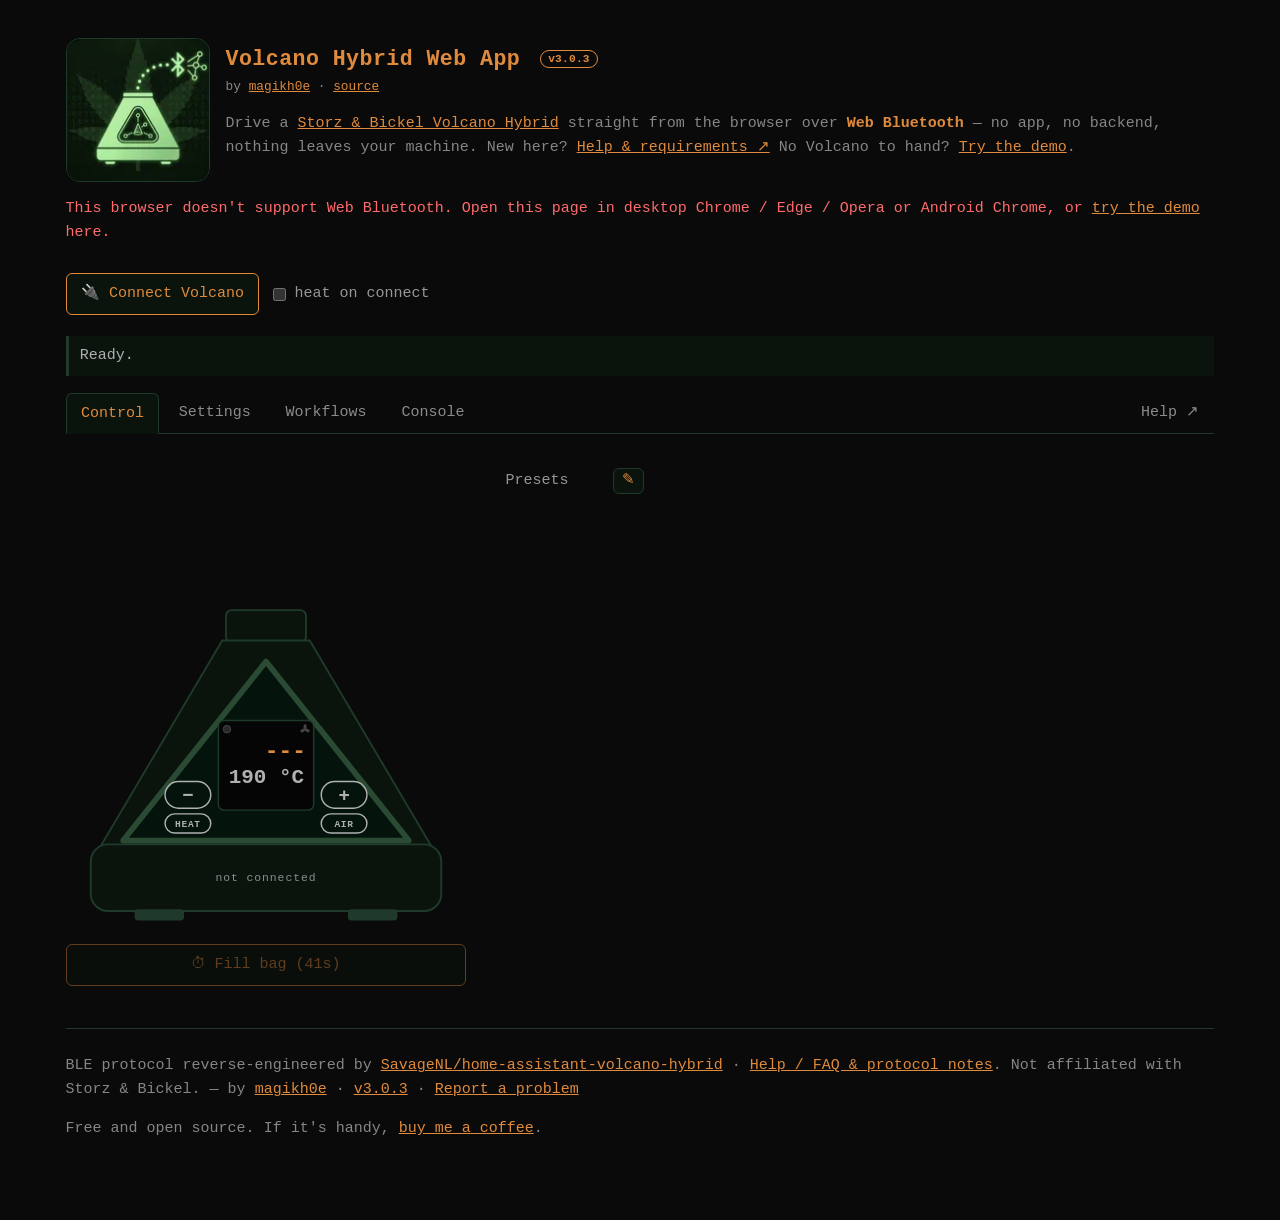
<file: index.html>
<!DOCTYPE html>
<html lang="en">
<head>
<meta charset="utf-8">
<title>Volcano Hybrid Web App — Unofficial Bluetooth Control</title>
<meta name="viewport" content="width=device-width, initial-scale=1">
<meta name="color-scheme" content="dark">
<meta name="description" content="Unofficial web app for the Storz &amp; Bickel Volcano Hybrid: temperature, fan and bag fills over Web Bluetooth, presets and session templates. No install.">
<link rel="canonical" href="https://volcano.magikh0e.com/">
<link rel="icon" href="favicon.ico" sizes="48x48">
<link rel="icon" type="image/png" sizes="32x32" href="assets/favicon-32.png">
<meta property="og:type" content="website">
<meta property="og:site_name" content="Volcano Hybrid Web App">
<meta property="og:title" content="Volcano Hybrid Web App — Unofficial Bluetooth Control">
<meta property="og:description" content="Unofficial web app for the Storz &amp; Bickel Volcano Hybrid: temperature, fan and bag fills over Web Bluetooth, presets and session templates. No install.">
<meta property="og:url" content="https://volcano.magikh0e.com/">
<meta property="og:image" content="https://volcano.magikh0e.com/og.jpg">
<meta property="og:image:width" content="1200">
<meta property="og:image:height" content="630">
<meta property="og:image:alt" content="Volcano Hybrid Web App: the on-screen Volcano filling a bag, with a live temperature graph, beside the title and the demo link">
<meta name="twitter:card" content="summary_large_image">
<meta name="twitter:title" content="Volcano Hybrid Web App — Unofficial Bluetooth Control">
<meta name="twitter:description" content="Unofficial web app for the Storz &amp; Bickel Volcano Hybrid: temperature, fan and bag fills over Web Bluetooth, presets and session templates. No install.">
<meta name="twitter:image" content="https://volcano.magikh0e.com/og.jpg">
<meta name="twitter:image:alt" content="Volcano Hybrid Web App: the on-screen Volcano filling a bag, with a live temperature graph, beside the title and the demo link">
<link rel="stylesheet" href="volcano.css">
<link rel="manifest" href="manifest.webmanifest">
<meta name="theme-color" content="#0a0a0a">
<script data-cfasync="false" src="theme.js"></script>
<script data-cfasync="false" src="version.js"></script>
<link rel="apple-touch-icon" href="assets/apple-touch-icon.png">
<meta name="apple-mobile-web-app-capable" content="yes">
<meta name="apple-mobile-web-app-status-bar-style" content="black-translucent">
<meta name="apple-mobile-web-app-title" content="Volcano">
<script type="application/ld+json">
{
  "@context": "https://schema.org",
  "@type": "WebApplication",
  "name": "Volcano Hybrid Web App",
  "alternateName": "Volcano Hybrid Web Bluetooth Control",
  "url": "https://volcano.magikh0e.com/",
  "description": "Control a Storz & Bickel Volcano Hybrid from your browser over Web Bluetooth — temperature, heat, fan, presets, bag fill, scripted workflows, and device settings. No app, no backend.",
  "applicationCategory": "UtilitiesApplication",
  "operatingSystem": "Chromium: desktop Chrome/Edge/Opera, or Android Chrome",
  "browserRequirements": "Requires Web Bluetooth and a secure (HTTPS) context",
  "isAccessibleForFree": true,
  "offers": { "@type": "Offer", "price": "0", "priceCurrency": "USD" },
  "license": "https://www.gnu.org/licenses/gpl-3.0.html",
  "image": "https://volcano.magikh0e.com/og.jpg",
  "logo": "https://volcano.magikh0e.com/assets/icon-512.png",
  "screenshot": "https://volcano.magikh0e.com/assets/screenshots/session-wide.png",
  "author": { "@type": "Person", "name": "magikh0e", "url": "https://magikh0e.pl/" }
}
</script>
</head>
<body>

<header class="site-head">
<img class="logo" src="logo-144.webp" srcset="logo-144.webp 1x, logo-288.webp 2x, logo.webp 3x" width="144" height="144" alt="Volcano Hybrid Web App logo">
<div class="site-head-text">
<h1>Volcano Hybrid Web App <a class="v-verbadge" data-app-version href="https://github.com/magikh0e/volcano-hybrid-control/blob/main/CHANGELOG.md" rel="noopener">changelog</a></h1>
<p class="v-tagline">by <a href="https://magikh0e.pl/" rel="noopener">magikh0e</a> &middot; <a href="https://github.com/magikh0e/volcano-hybrid-control" rel="noopener">source</a></p>
<p class="sub">Drive a <a href="https://www.storz-bickel.com/" rel="noopener">Storz &amp; Bickel Volcano Hybrid</a>
straight from the browser over <strong class="term">Web Bluetooth</strong> &mdash; no app, no backend,
nothing leaves your machine. New here? <a href="help.html" target="_blank" rel="noopener">Help &amp; requirements &#8599;</a><span class="v-trydemo">
No Volcano to hand? <a href="?demo">Try the demo</a>.</span></p>
</div>
</header>

<p id="v-unsupported" class="v-note" hidden>This browser doesn't support Web Bluetooth. Open this page in
desktop Chrome / Edge / Opera or Android Chrome, or <a href="?demo">try the demo</a> here.</p>

<div id="v-panel">

  <!-- persistent: connect + live status across all tabs -->
  <div class="v-row v-appbar">
    <button id="v-connect" class="v-btn wide" type="button">&#128268; Connect Volcano</button>
    <button id="v-reconnect" class="v-btn" type="button" hidden>&#8635; Reconnect</button>
    <button id="v-disconnect" class="v-btn" type="button" hidden>Disconnect</button>
    <label class="v-check"><input type="checkbox" id="v-autoheat"> heat on connect</label>
  </div>

  <p id="v-error" class="v-error" role="alert" hidden></p>
  <div id="v-status" aria-live="polite">Ready.</div>
  <p class="v-session-line"><span class="v-session-label">Session</span> <span id="v-session">&mdash;</span></p>

  <nav class="v-tabs" aria-label="Sections">
    <div class="v-tablist" role="tablist">
    <button class="v-tab" type="button" data-tab="control" role="tab" id="tab-control" aria-controls="panel-control" aria-selected="true">Control</button>
    <button class="v-tab" type="button" data-tab="settings" role="tab" id="tab-settings" aria-controls="panel-settings" aria-selected="false">Settings</button>
    <button class="v-tab" type="button" data-tab="workflows" role="tab" id="tab-workflows" aria-controls="panel-workflows" aria-selected="false">Workflows</button>
    <button class="v-tab" type="button" data-tab="console" role="tab" id="tab-console" aria-controls="panel-console" aria-selected="false">Console</button>
    </div>
    <a class="v-tab v-tab-link" href="help.html" target="_blank" rel="noopener">Help &#8599;</a>
  </nav>

  <!-- ===== Control ===== -->
  <!-- The Volcano drawing: top of the Control tab on narrow screens; a sticky
       left column on every tab on wide ones (volcano.css). -->
  <aside class="v-side" id="v-side" aria-label="Volcano">
  <div class="v-device">
    <svg class="vd" id="v-dev-svg" viewBox="0 -150 420 502" role="group" aria-label="Volcano control panel">
      <g class="vd-bag" aria-hidden="true">
        <path class="vd-bag-skin" d="M203 -4 C 150 -24 118 -84 148 -122 C 172 -150 248 -150 272 -122 C 302 -84 270 -24 217 -4 Z"/>
        <rect class="vd-valve" x="197" y="-8" width="26" height="24" rx="4"/>
        <g class="vd-puffs vd-puffs-bag"><circle cx="204" cy="-14" r="4"/><circle cx="214" cy="-14" r="5"/><circle cx="209" cy="-14" r="3.5"/></g>
      </g>
      <g class="vd-whip" aria-hidden="true">
        <path class="vd-hose" d="M210 4 C 214 -60 300 -40 330 -112"/>
        <path class="vd-hose-core" d="M210 4 C 214 -60 300 -40 330 -112"/>
        <rect class="vd-mouth" x="318" y="-138" width="22" height="30" rx="6" transform="rotate(32 329 -123)"/>
        <g class="vd-puffs vd-puffs-whip"><circle r="4"/><circle r="4"/><circle r="4"/></g>
      </g>
      <rect class="vd-body" x="168" y="16" width="84" height="34" rx="6"/>
      <path class="vd-body" d="M164 48 H256 L386 268 H34 Z"/>
      <rect class="vd-base" x="26" y="262" width="368" height="70" rx="18"/>
      <rect class="vd-foot" x="72" y="330" width="52" height="12" rx="4"/>
      <rect class="vd-foot" x="296" y="330" width="52" height="12" rx="4"/>
      <path class="vd-panel" d="M210 70 L360 258 H60 Z"/>
      <g class="vd-screenbtn" id="v-dev-screen" role="button" tabindex="0" aria-label="Type an exact target temperature">
        <rect class="vd-screen" x="160" y="132" width="100" height="94" rx="6"/>
        <circle class="vd-heatdot" id="v-dev-heatdot" cx="169" cy="141" r="4"/>
        <g class="vd-fanicon" id="v-dev-fanicon" transform="translate(251 141)">
          <g class="vd-fanblades">
            <ellipse cx="0" cy="-2.7" rx="1.7" ry="2.7"/>
            <ellipse cx="0" cy="-2.7" rx="1.7" ry="2.7" transform="rotate(120)"/>
            <ellipse cx="0" cy="-2.7" rx="1.7" ry="2.7" transform="rotate(240)"/>
          </g>
          <circle r="1"/>
        </g>
        <text class="vd-cur" id="v-cur" x="252" y="170" text-anchor="end">---</text>
        <text class="vd-set" id="v-set" x="250" y="198" text-anchor="end">190 &#176;C</text>
        <text class="vd-step" id="v-dev-step" x="210" y="218" text-anchor="middle"></text>
      </g>
      <g class="vd-btn" id="v-dev-minus" role="button" tabindex="0" aria-keyshortcuts="-" aria-label="Lower target">
        <rect x="104" y="196" width="48" height="28" rx="14"/><text x="128" y="216" text-anchor="middle">&#8722;</text>
      </g>
      <g class="vd-btn vd-small" id="v-dev-heat" role="button" tabindex="0" aria-keyshortcuts="H" aria-pressed="false" aria-label="HEAT (heater)">
        <rect x="104" y="230" width="48" height="20" rx="10"/><text x="128" y="244" text-anchor="middle">HEAT</text>
      </g>
      <g class="vd-btn" id="v-dev-plus" role="button" tabindex="0" aria-keyshortcuts="+" aria-label="Raise target">
        <rect x="268" y="196" width="48" height="28" rx="14"/><text x="292" y="216" text-anchor="middle">+</text>
      </g>
      <g class="vd-btn vd-small" id="v-dev-air" role="button" tabindex="0" aria-keyshortcuts="A" aria-pressed="false" aria-label="AIR (fan)">
        <rect x="268" y="230" width="48" height="20" rx="10"/><text x="292" y="244" text-anchor="middle">AIR</text>
      </g>
      <text class="vd-state" id="v-dev-state" x="210" y="300" text-anchor="middle">not connected</text>
    </svg>
    <div class="v-dev-run" id="v-dev-run"><!-- profile picker, rendered by volcano-ble.js --></div>
    <button id="v-fill" class="v-btn v-dev-fill" type="button" disabled aria-keyshortcuts="F">&#9201; Fill bag (41s)</button>
    <figure class="v-graph" id="v-graph" hidden>
      <div class="v-graph-plot">
        <svg id="v-graph-svg" viewBox="0 0 300 80" preserveAspectRatio="none" role="img" aria-label="Temperature graph"></svg>
        <span class="v-graph-hi" id="v-graph-hi" aria-hidden="true"></span>
        <span class="v-graph-lo" id="v-graph-lo" aria-hidden="true"></span>
      </div>
      <figcaption class="v-graph-cap" id="v-graph-cap"></figcaption>
    </figure>
  </div>
  </aside>

  <section class="v-tabpanel" data-tab="control" role="tabpanel" id="panel-control" aria-labelledby="tab-control">

    <div class="v-row v-presets-row">
      <span class="v-rowlabel">Presets</span>
      <div class="v-presets" id="v-presets"><!-- rendered from saved presets by volcano-ble.js --></div>
      <button id="v-preset-edit" class="v-mini" type="button" aria-pressed="false" title="Edit presets" aria-label="Edit presets">&#9998;</button>
    </div>

    <div class="v-preset-editor" id="v-preset-editor" hidden>
      <p class="v-preset-help">Presets are your one-tap temperature shortcuts, saved in this browser. Tap a chip above to remove it, or add your own below, with an optional label such as &ldquo;Terps&rdquo;. To name an existing preset, add its temperature again with a label.</p>
      <div class="v-row">
        <span class="v-rowlabel">Add</span>
        <input id="v-preset-add-in" class="v-num" type="number" min="40" max="230" step="1" inputmode="numeric" aria-label="New preset temperature in Celsius" placeholder="195">
        <span class="v-unit" id="v-preset-unit">&deg;C</span>
        <input id="v-preset-add-label" class="v-preset-label" type="text" maxlength="16" placeholder="Label (optional)" aria-label="Preset label (optional)">
        <button id="v-preset-add" class="v-btn" type="button">+ Add</button>
        <button id="v-preset-reset" class="v-btn" type="button">Reset</button>
      </div>
      <p class="v-preset-help"><strong>Reset</strong> restores the defaults &mdash; the <em>Vapesuvius</em> ladder that steps 179&rarr;230&nbsp;&deg;C through a full-spectrum session.</p>
    </div>

  </section>

  <!-- ===== Settings ===== -->
  <section class="v-tabpanel" data-tab="settings" role="tabpanel" id="panel-settings" aria-labelledby="tab-settings" hidden>
    <h2 class="v-subhead">Device</h2>
    <pre id="v-device">Connect to read serial number, firmware versions, and hours of operation.</pre>

    <h2 class="v-subhead">Options</h2>
    <div id="v-settings" class="v-panel">
      <div class="v-row">
        <span class="v-rowlabel">Auto-off</span>
        <input id="v-shutoff-in" class="v-num" type="number" min="1" max="480" step="1" inputmode="numeric" aria-label="Auto-off minutes" disabled>
        <span class="v-unit">min</span>
        <button id="v-shutoff-set" class="v-btn" type="button" disabled>Set</button>
        <span class="v-hint" id="v-shutoff-cur"></span>
      </div>
      <div class="v-row">
        <span class="v-rowlabel">LED Brightness %</span>
        <input id="v-led-in" class="v-num" type="number" min="0" max="100" step="1" inputmode="numeric" aria-label="LED brightness percent (0-100)" disabled>
        <button id="v-led-set" class="v-btn" type="button" disabled>Set</button>
        <span class="v-hint" id="v-led-cur"></span>
      </div>
      <div class="v-row">
        <span class="v-rowlabel">Device units</span>
        <div class="v-seg" id="v-units" role="group" aria-label="Temperature units shown on the device">
          <button class="v-segbtn" type="button" data-unit="C" aria-pressed="false" disabled>&deg;C</button>
          <button class="v-segbtn" type="button" data-unit="F" aria-pressed="false" disabled>&deg;F</button>
        </div>
        <span class="v-hint" id="v-units-cur"></span>
      </div>
      <div class="v-row">
        <label class="v-check"><input type="checkbox" id="v-cooldisp" disabled> Show temperature while cooling</label>
      </div>
      <div class="v-row">
        <label class="v-check"><input type="checkbox" id="v-vibrate" disabled> Vibration alert (buzz on target reached)</label>
      </div>
      <p class="v-hint">These options change the Volcano itself.</p>

      <h2 class="v-subhead">App</h2>
      <div class="v-row">
        <span class="v-rowlabel">Theme</span>
        <div class="v-themes" id="v-themes" role="group" aria-label="Colour theme"></div>
      </div>
      <div class="v-row">
        <span class="v-rowlabel">App units</span>
        <div class="v-seg" id="v-appunits" role="group" aria-label="Temperature units shown in this app">
          <button class="v-segbtn" type="button" data-unit="C" aria-pressed="true">&deg;C</button>
          <button class="v-segbtn" type="button" data-unit="F" aria-pressed="false">&deg;F</button>
        </div>
        <span class="v-hint">Current, target, presets and progress. Saved in this browser.</span>
      </div>
      <div class="v-row">
        <span class="v-rowlabel">Install</span>
        <button id="v-install" class="v-btn" type="button" hidden>&#10515; Install app</button>
        <span class="v-hint" id="v-install-note">Your browser's menu can install this as an app (Install app / Add to Home Screen).</span>
      </div>
      <p class="v-hint">App settings are saved in this browser and don't change the Volcano. It always works in &deg;C.</p>
    </div>
  </section>

  <!-- ===== Workflows ===== -->
  <section class="v-tabpanel" data-tab="workflows" role="tabpanel" id="panel-workflows" aria-labelledby="tab-workflows" hidden>
    <p class="v-hint">Script your own heat / fan / wait sequences &mdash; saved in this browser, run over the live connection. The action model is inspired by <a href="https://github.com/ImACoderImACoderImACoder/onyx" target="_blank" rel="noopener">Project Onyx</a>; see <a href="help.html" target="_blank" rel="noopener">Help</a> for how each action works.</p>
    <div id="v-workflows"></div>
  </section>

  <!-- ===== Console ===== -->
  <section class="v-tabpanel" data-tab="console" role="tabpanel" id="panel-console" aria-labelledby="tab-console" hidden>
    <p class="v-hint">A command line for the Volcano. Type <code>help</code>. Chain commands with <code>;</code> to run a sequence, or <code>run &lt;name&gt;</code> a saved workflow.</p>
    <div class="v-term" id="v-term">
      <div class="v-term-out" id="v-term-out"></div>
      <form class="v-term-form" id="v-term-form" autocomplete="off">
        <span class="v-term-prompt">volcano&nbsp;$</span>
        <input class="v-term-in" id="v-term-in" type="text" autocomplete="off" autocapitalize="off" autocorrect="off" spellcheck="false" aria-label="command input">
      </form>
    </div>
  </section>

</div>

<hr>

<footer>
  <p class="sub">BLE protocol reverse-engineered by
  <a href="https://github.com/SavageNL/home-assistant-volcano-hybrid" rel="noopener">SavageNL/home-assistant-volcano-hybrid</a> &middot;
  <a href="help.html" target="_blank" rel="noopener">Help / FAQ &amp; protocol notes</a>.
  Not affiliated with Storz &amp; Bickel. &mdash; by <a href="https://magikh0e.pl/" rel="noopener">magikh0e</a>
  &middot; <a id="v-version" data-app-version href="https://github.com/magikh0e/volcano-hybrid-control/blob/main/CHANGELOG.md" rel="noopener">Changelog</a>
  &middot; <a data-report-link href="https://github.com/magikh0e/volcano-hybrid-control/issues/new/choose" target="_blank" rel="noopener">Report a problem</a></p>
  <p class="sub">Free and open source. If it's handy, <a href="https://buymeacoffee.com/magikh0e" rel="noopener">buy me a coffee</a>.</p>
</footer>

<script data-cfasync="false" src="volcano-ble.js" defer></script>
<script data-cfasync="false" src="console.js" defer></script>
<script data-cfasync="false" src="pwa.js" defer></script>
<script data-cfasync="false" src="tabs.js" defer></script>
<script data-cfasync="false" src="greeting.js" defer></script>
</body>
</html>
</file>
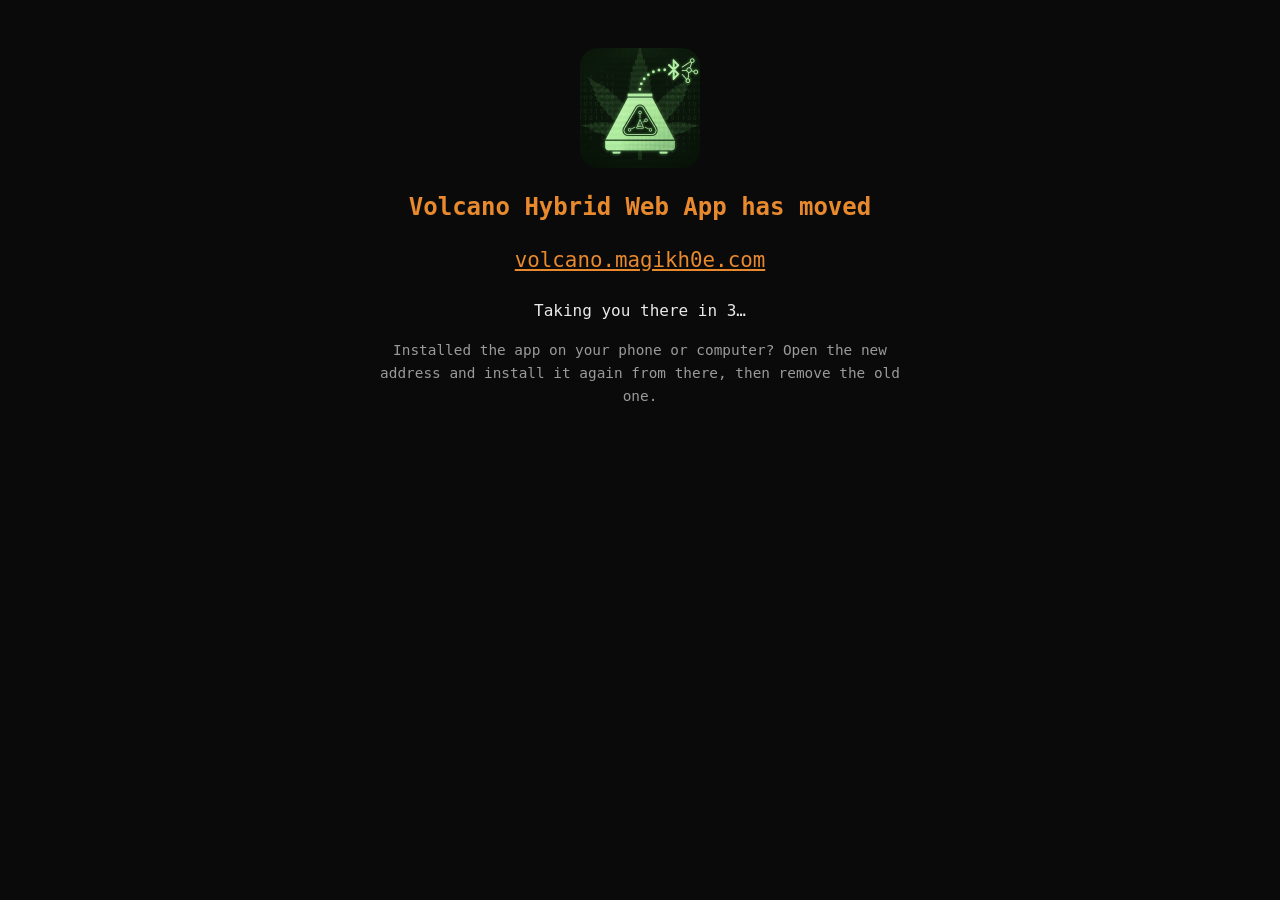
<file: deploy/pl-moved/index.html>
<!doctype html>
<html lang="en">
<head>
<meta charset="utf-8">
<meta name="viewport" content="width=device-width, initial-scale=1">
<title>Volcano Hybrid Web App has moved</title>
<meta name="robots" content="noindex">
<link rel="canonical" href="https://volcano.magikh0e.com/">
<link rel="icon" type="image/png" href="assets/favicon-32.png">
<link rel="stylesheet" href="moved.css">
<script data-cfasync="false" src="moved.js" defer></script>
</head>
<body>
<main>
  <img src="logo.webp" width="120" height="120" alt="">
  <h1>Volcano Hybrid Web App has moved</h1>
  <p class="new"><a id="go" href="https://volcano.magikh0e.com/">volcano.magikh0e.com</a></p>
  <p id="carry" hidden>Your saved workflows, history and settings come along; the new address asks before adding them.</p>
  <p id="countdown">Taking you there…</p>
  <p class="small">Installed the app on your phone or computer? Open the new address and install it again from there, then remove the old one.</p>
</main>
</body>
</html>
</file>
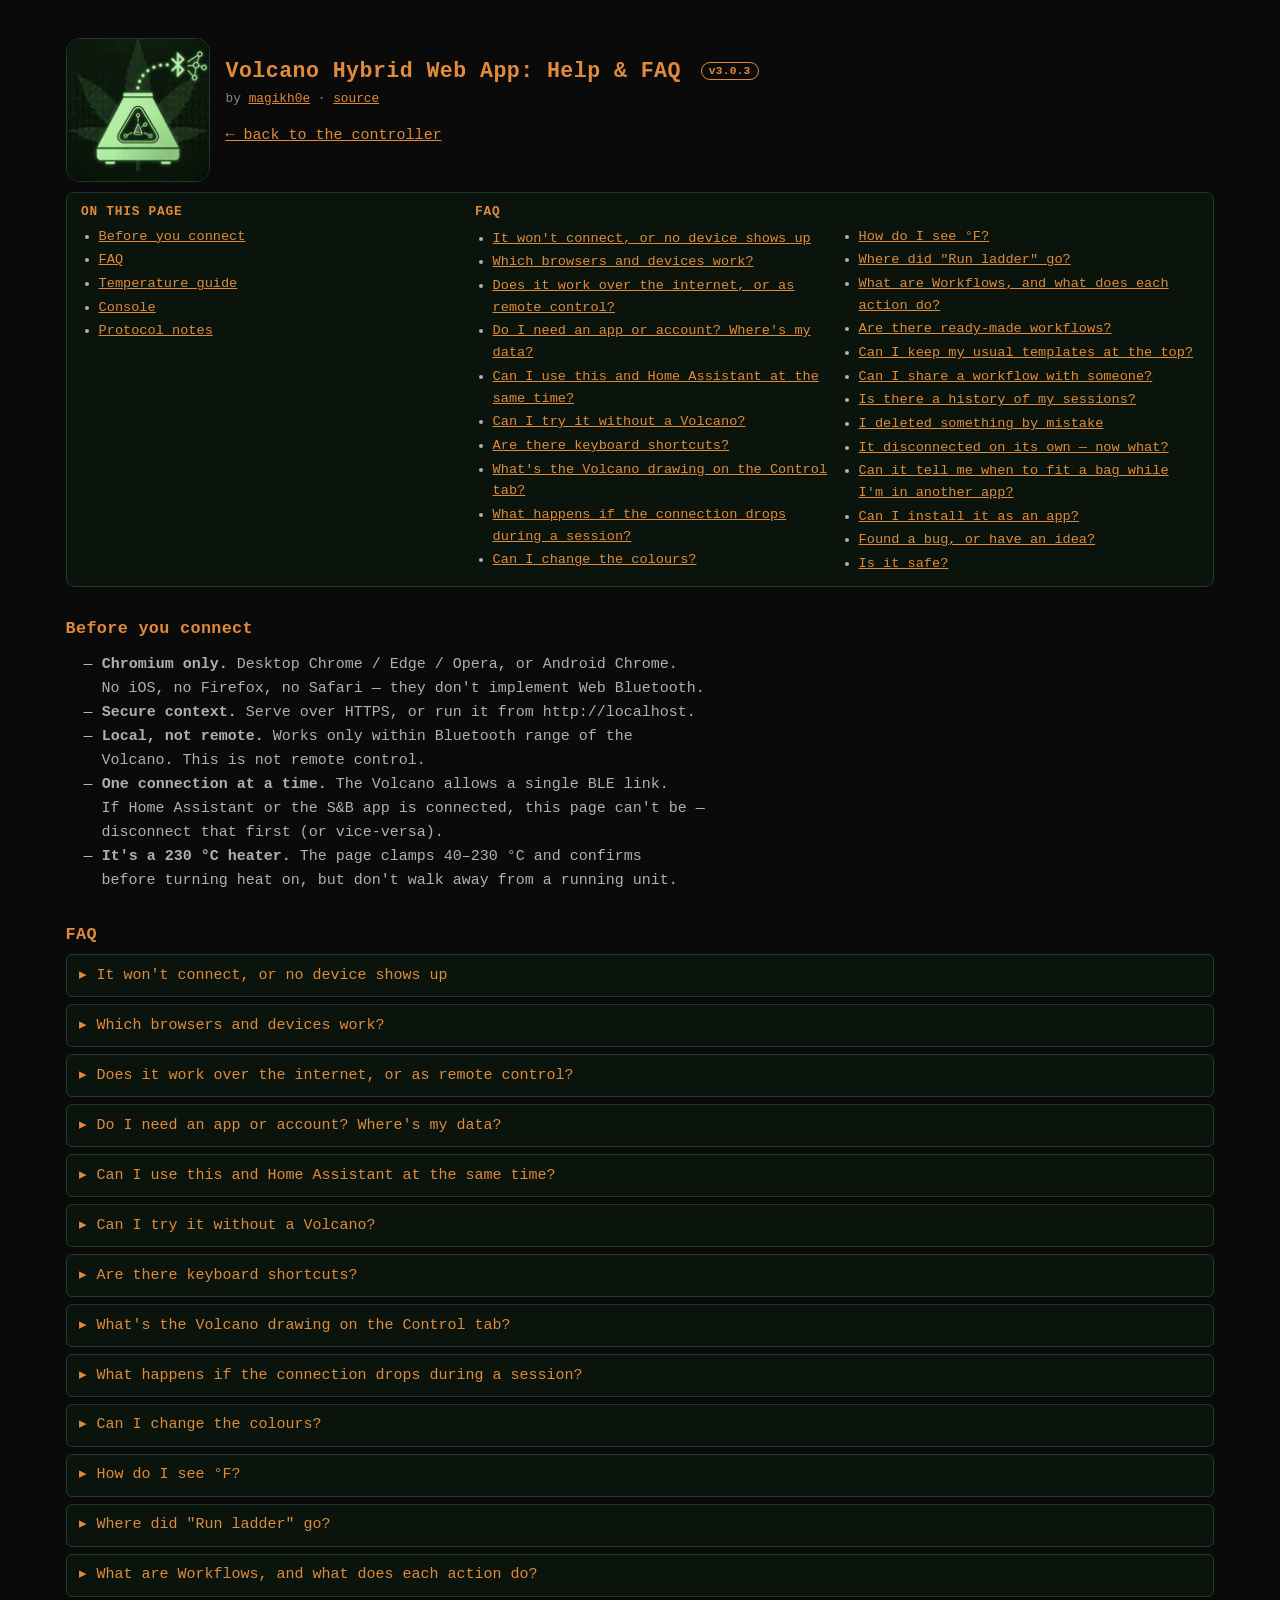
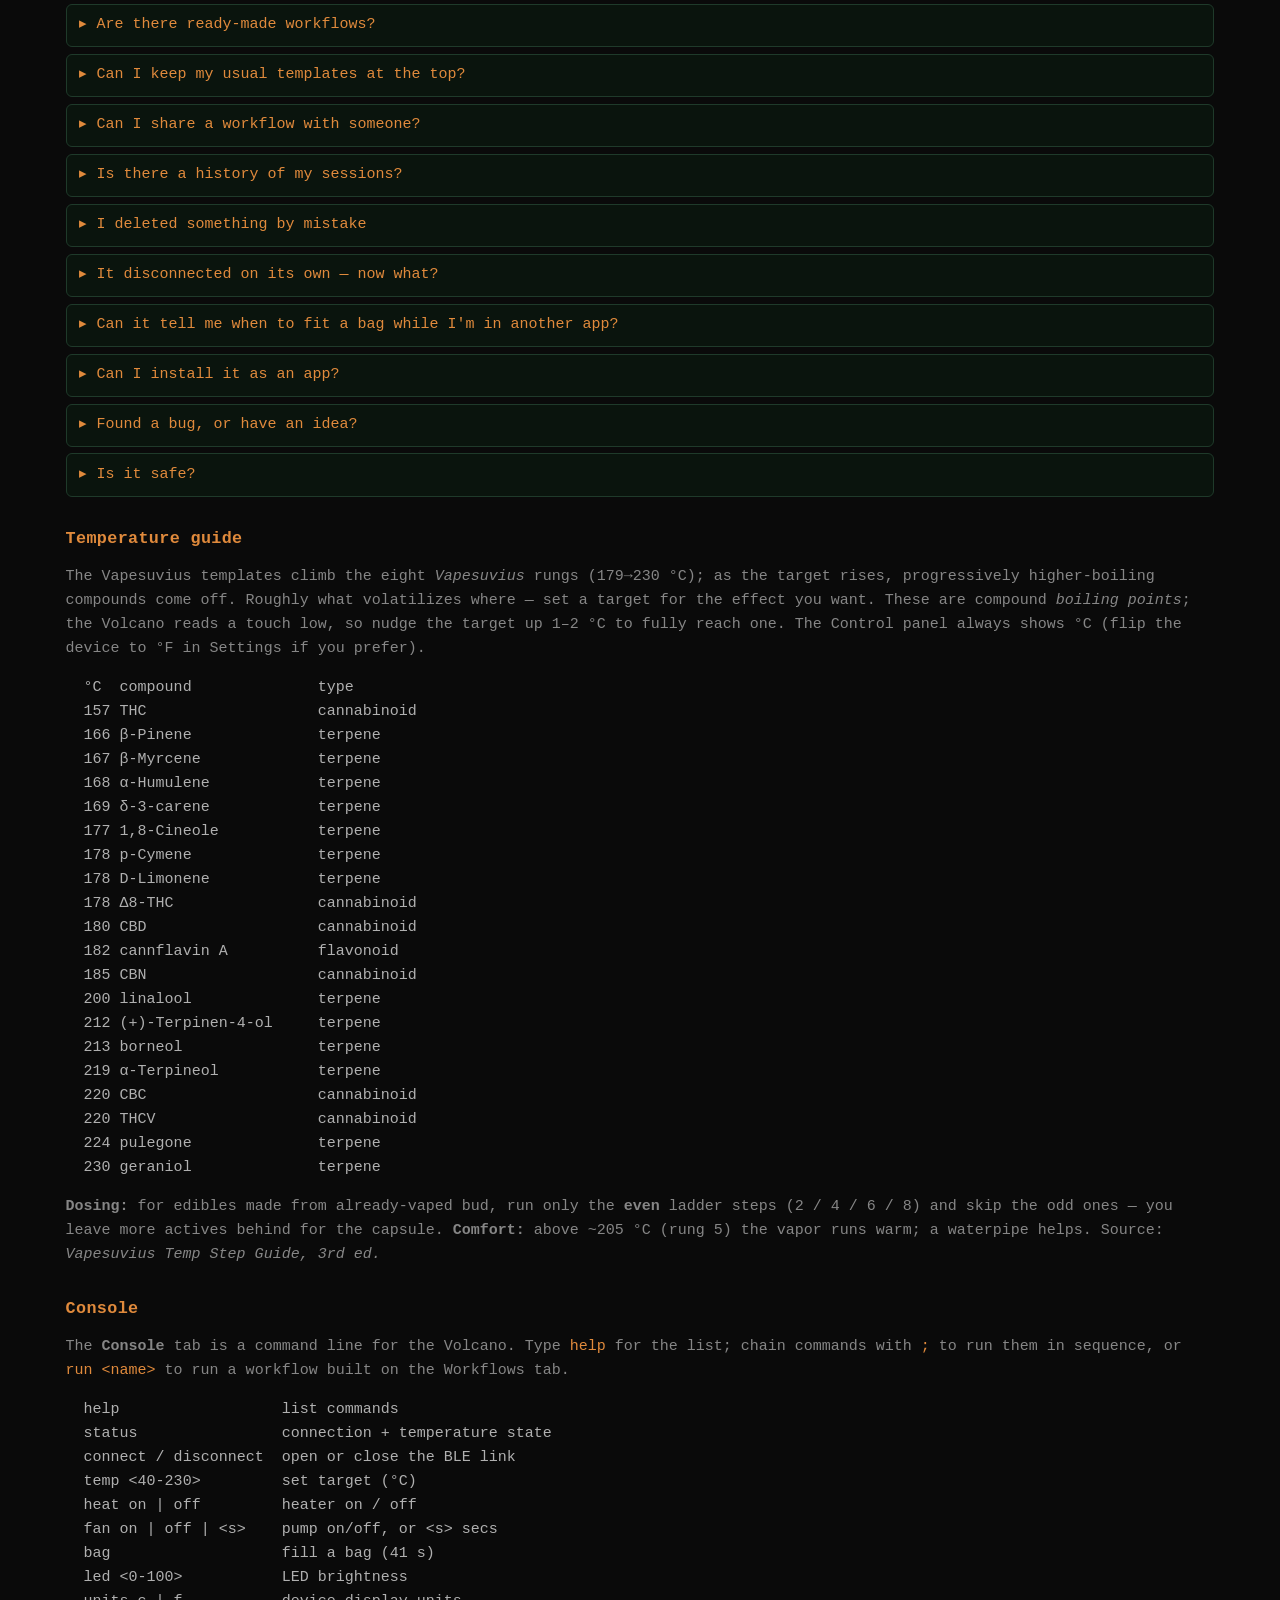
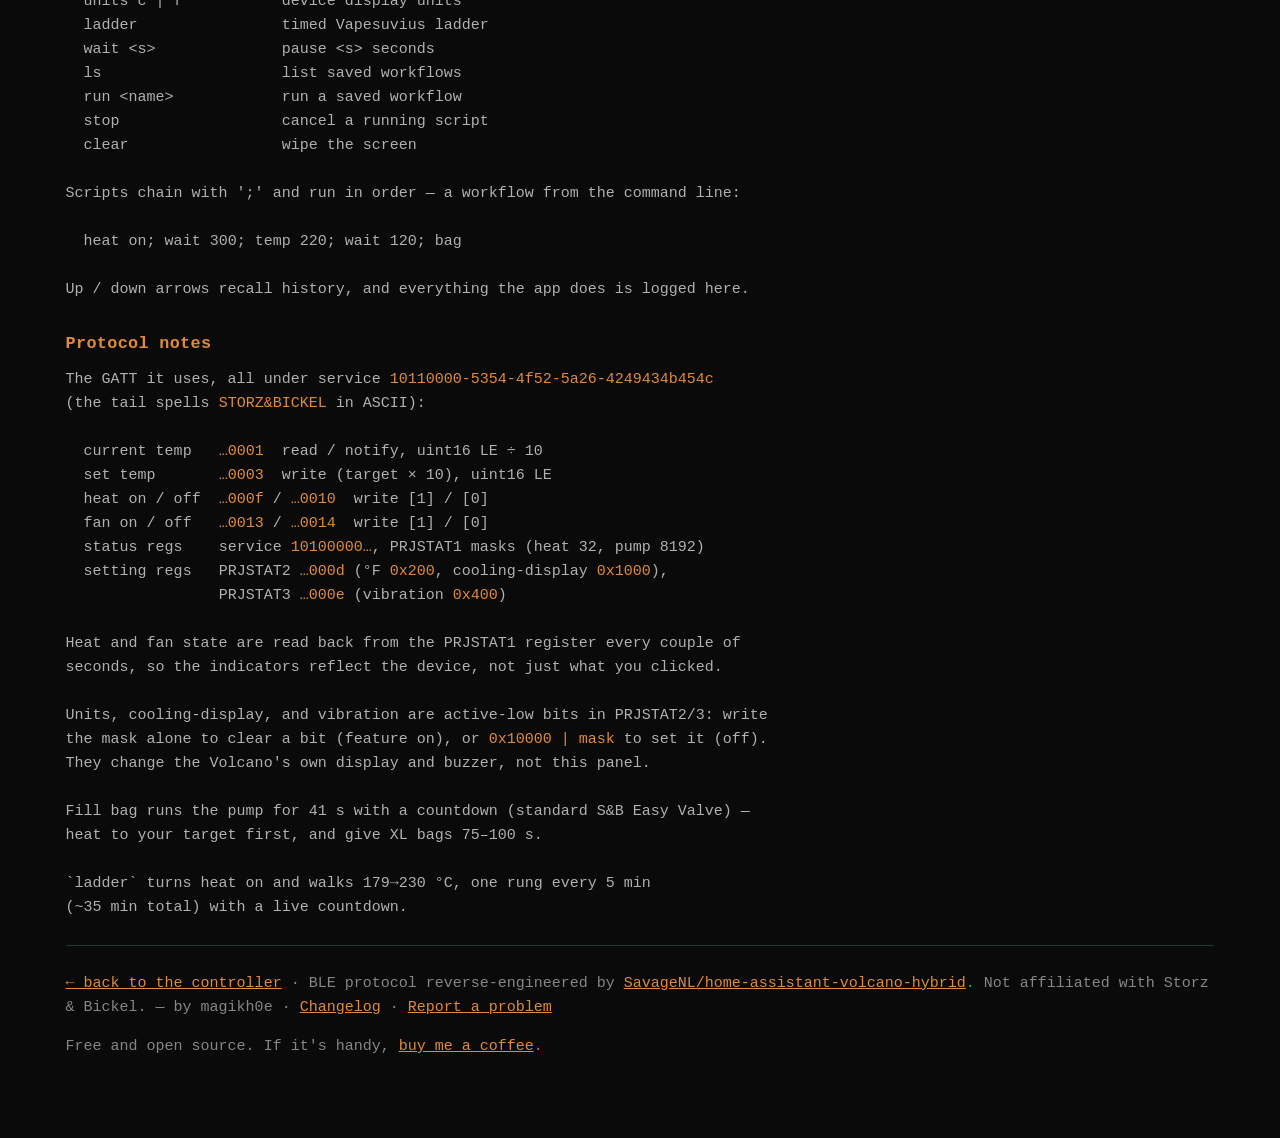
<file: help.html>
<!DOCTYPE html>
<html lang="en">
<head>
<meta charset="utf-8">
<title>Volcano Hybrid Help, Temperature Guide &amp; Session Templates</title>
<meta name="viewport" content="width=device-width, initial-scale=1">
<meta name="color-scheme" content="dark">
<meta name="description" content="Volcano Hybrid web app help: requirements, FAQ, a boiling-point temperature guide, bag and whip session templates, and console commands.">
<link rel="canonical" href="https://volcano.magikh0e.com/help.html">
<link rel="icon" href="favicon.ico" sizes="48x48">
<link rel="icon" type="image/png" sizes="32x32" href="assets/favicon-32.png">
<meta property="og:type" content="website">
<meta property="og:site_name" content="Volcano Hybrid Web App">
<meta property="og:title" content="Volcano Hybrid Help, Temperature Guide & Session Templates">
<meta property="og:description" content="Volcano Hybrid web app help: requirements, FAQ, a boiling-point temperature guide, bag and whip session templates, and console commands.">
<meta property="og:url" content="https://volcano.magikh0e.com/help.html">
<meta property="og:image" content="https://volcano.magikh0e.com/og.jpg">
<meta property="og:image:width" content="1200">
<meta property="og:image:height" content="630">
<meta property="og:image:alt" content="Volcano Hybrid Web App: the on-screen Volcano filling a bag, with a live temperature graph, beside the title and the demo link">
<meta name="twitter:card" content="summary_large_image">
<meta name="twitter:title" content="Volcano Hybrid Help, Temperature Guide & Session Templates">
<meta name="twitter:description" content="Volcano Hybrid web app help: requirements, FAQ, a boiling-point temperature guide, bag and whip session templates, and console commands.">
<meta name="twitter:image" content="https://volcano.magikh0e.com/og.jpg">
<meta name="twitter:image:alt" content="Volcano Hybrid Web App: the on-screen Volcano filling a bag, with a live temperature graph, beside the title and the demo link">
<link rel="stylesheet" href="volcano.css">
<meta name="theme-color" content="#0a0a0a">
<script data-cfasync="false" src="theme.js"></script>
<script data-cfasync="false" src="version.js"></script>
<script data-cfasync="false" src="help.js" defer></script>
<script data-cfasync="false" src="greeting.js" defer></script>
<link rel="apple-touch-icon" href="assets/apple-touch-icon.png">
</head>
<body>

<header class="site-head">
<img class="logo" src="logo-144.webp" srcset="logo-144.webp 1x, logo-288.webp 2x, logo.webp 3x" width="144" height="144" alt="Volcano Hybrid Web App logo">
<div class="site-head-text">
<h1>Volcano Hybrid Web App: Help &amp; FAQ <a class="v-verbadge" data-app-version href="https://github.com/magikh0e/volcano-hybrid-control/blob/main/CHANGELOG.md" rel="noopener">changelog</a></h1>
<p class="v-tagline">by <a href="https://magikh0e.pl/" rel="noopener">magikh0e</a> &middot; <a href="https://github.com/magikh0e/volcano-hybrid-control" rel="noopener">source</a></p>
<p class="sub"><a href="./">&larr; back to the controller</a></p>
</div>
</header>

<nav class="v-toc" aria-label="On this page">
  <div>
    <h2 class="v-toc-h">On this page</h2>
    <ul>
      <li><a href="#before-you-connect">Before you connect</a></li>
      <li><a href="#faq">FAQ</a></li>
      <li><a href="#temperature-guide">Temperature guide</a></li>
      <li><a href="#console">Console</a></li>
      <li><a href="#protocol-notes">Protocol notes</a></li>
    </ul>
  </div>
  <div>
    <h2 class="v-toc-h">FAQ</h2>
    <ul class="v-toc-faq">
      <li><a href="#faq-it-won-t-connect-or-no-device-shows-up">It won't connect, or no device shows up</a></li>
      <li><a href="#faq-which-browsers-and-devices-work">Which browsers and devices work?</a></li>
      <li><a href="#faq-does-it-work-over-the-internet-or-as-remote-cont">Does it work over the internet, or as remote control?</a></li>
      <li><a href="#faq-do-i-need-an-app-or-account-where-s-my-data">Do I need an app or account? Where's my data?</a></li>
      <li><a href="#faq-can-i-use-this-and-home-assistant-at-the-same-ti">Can I use this and Home Assistant at the same time?</a></li>
      <li><a href="#faq-can-i-try-it-without-a-volcano">Can I try it without a Volcano?</a></li>
      <li><a href="#faq-are-there-keyboard-shortcuts">Are there keyboard shortcuts?</a></li>
      <li><a href="#faq-what-s-the-volcano-drawing-on-the-control-tab">What's the Volcano drawing on the Control tab?</a></li>
      <li><a href="#faq-what-happens-if-the-connection-drops-during-a-se">What happens if the connection drops during a session?</a></li>
      <li><a href="#faq-can-i-change-the-colours">Can I change the colours?</a></li>
      <li><a href="#faq-how-do-i-see-f">How do I see &deg;F?</a></li>
      <li><a href="#faq-where-did-run-ladder-go">Where did "Run ladder" go?</a></li>
      <li><a href="#faq-what-are-workflows-and-what-does-each-action-do">What are Workflows, and what does each action do?</a></li>
      <li><a href="#faq-are-there-ready-made-workflows">Are there ready-made workflows?</a></li>
      <li><a href="#faq-can-i-keep-my-usual-templates-at-the-top">Can I keep my usual templates at the top?</a></li>
      <li><a href="#faq-can-i-share-a-workflow-with-someone">Can I share a workflow with someone?</a></li>
      <li><a href="#faq-is-there-a-history-of-my-sessions">Is there a history of my sessions?</a></li>
      <li><a href="#faq-i-deleted-something-by-mistake">I deleted something by mistake</a></li>
      <li><a href="#faq-it-disconnected-on-its-own-now-what">It disconnected on its own &mdash; now what?</a></li>
      <li><a href="#faq-can-it-tell-me-when-to-fit-a-bag-while-i-m-in-another-app">Can it tell me when to fit a bag while I'm in another app?</a></li>
      <li><a href="#faq-can-i-install-it-as-an-app">Can I install it as an app?</a></li>
      <li><a href="#faq-found-a-bug-or-have-an-idea">Found a bug, or have an idea?</a></li>
      <li><a href="#faq-is-it-safe">Is it safe?</a></li>
    </ul>
  </div>
</nav>

<h2 id="before-you-connect">Before you connect</h2>
<pre>  &mdash; <strong>Chromium only.</strong> Desktop Chrome / Edge / Opera, or Android Chrome.
    No iOS, no Firefox, no Safari &mdash; they don't implement Web Bluetooth.
  &mdash; <strong>Secure context.</strong> Serve over HTTPS, or run it from http://localhost.
  &mdash; <strong>Local, not remote.</strong> Works only within Bluetooth range of the
    Volcano. This is not remote control.
  &mdash; <strong>One connection at a time.</strong> The Volcano allows a single BLE link.
    If Home Assistant or the S&amp;B app is connected, this page can't be &mdash;
    disconnect that first (or vice-versa).
  &mdash; <strong>It's a 230&nbsp;&deg;C heater.</strong> The page clamps 40&ndash;230&nbsp;&deg;C and confirms
    before turning heat on, but don't walk away from a running unit.</pre>

<h2 id="faq">FAQ</h2>
<div class="v-faq">
  <details id="faq-it-won-t-connect-or-no-device-shows-up">
    <summary>It won't connect, or no device shows up</summary>
    <p>The Volcano allows only one Bluetooth connection at a time. If Home Assistant or the Storz &amp; Bickel app is connected, disconnect it first. Also check that Bluetooth is on, the unit is powered, and you're within a few metres.</p>
  </details>
  <details id="faq-which-browsers-and-devices-work">
    <summary>Which browsers and devices work?</summary>
    <p>Desktop Chrome, Edge, or Opera, and Chrome on Android. iOS, Firefox, and Safari don't implement Web Bluetooth, so they can't connect. The page must be served over HTTPS (localhost also works).</p>
  </details>
  <details id="faq-does-it-work-over-the-internet-or-as-remote-cont">
    <summary>Does it work over the internet, or as remote control?</summary>
    <p>No &mdash; it's local only. The browser talks straight to the device over Bluetooth, so you have to be in range. Nothing is sent to any server.</p>
  </details>
  <details id="faq-do-i-need-an-app-or-account-where-s-my-data">
    <summary>Do I need an app or account? Where's my data?</summary>
    <p>No app, no account, no backend. Your presets, workflows and preferences are stored in your browser and never leave your machine. Clearing the browser's site data, or switching phones, loses them, so keep a copy: on the Workflows tab, <strong>&#10515; Backup</strong> downloads every saved workflow and your presets as one file, and <strong>&#10514; Restore</strong> brings them back (it adds the workflows, skipping any you already have, and replaces the presets).</p>
  </details>
  <details id="faq-can-i-use-this-and-home-assistant-at-the-same-ti">
    <summary>Can I use this and Home Assistant at the same time?</summary>
    <p>No &mdash; the Volcano accepts only one connection. Disconnect one to use the other.</p>
  </details>
  <details id="faq-can-i-try-it-without-a-volcano">
    <summary>Can I try it without a Volcano?</summary>
    <p>Yes: open the <a href="./?demo">demo</a> (or <strong>Try the demo</strong> at the top of the app). It connects straight away to a simulated Volcano and starts heating; <strong>&#9654; Run a 3-bag session</strong> in its banner shows a whole session. The simulated Volcano heats, runs the pump and counts down like the real one, so you can try templates, the drawing, history and everything else. It works in any browser, including ones without Web Bluetooth. <strong>Speed</strong> in the demo banner runs it at 1&times;, 5&times; (the default) or 20&times;. What you save in the demo stays in that browser tab and never mixes with your real workflows; <strong>Exit demo</strong> goes back to the normal app.</p>
  </details>
  <details id="faq-are-there-keyboard-shortcuts">
    <summary>Are there keyboard shortcuts?</summary>
    <p>Yes, on any tab while connected: <kbd>&minus;</kbd> and <kbd>+</kbd> lower and raise the target (hold to keep going), <kbd>H</kbd> switches the heater, <kbd>A</kbd> the air (fan), and <kbd>F</kbd> starts or cancels a bag fill. They're ignored while you're typing in a field, such as the Console. <kbd>Ctrl</kbd>+<kbd>Z</kbd> undoes the latest delete.</p>
  </details>
  <details id="faq-what-s-the-volcano-drawing-on-the-control-tab">
    <summary>What's the Volcano drawing on the Control tab?</summary>
    <p>A control panel laid out like the real one. The screen shows the current temperature (top) and the target (bottom), with a dot that lights while the heater is on. <strong>&minus;</strong> and <strong>+</strong> change the target and send it to the Volcano a moment after your last press (tap the screen to type an exact target); <strong>HEAT</strong> and <strong>AIR</strong> switch the heater and fan, lighting up while they're on. Below it, choose <strong>Bags</strong>, <strong>Whip</strong> or <strong>All</strong>, pick a saved workflow or template and press <strong>&#9654; Run</strong>; its progress and Stop buttons show right there. Under <strong>Fill bag</strong>, a graph shows the last 10 minutes: the chamber temperature as a solid line, the target dashed, and each fill shaded.</p>
  </details>
  <details id="faq-what-happens-if-the-connection-drops-during-a-se">
    <summary>What happens if the connection drops during a session?</summary>
    <p>The run pauses and the banner shows "Connection lost &mdash; reconnecting". It keeps trying for up to a minute, then carries on from the step it was on (a bag that was filling counts as done). If it can't reconnect, it stops with a warning: the app can't turn the heater off without a connection, so the Volcano's own auto-off timer takes over. Check the device.</p>
  </details>
  <details id="faq-can-i-change-the-colours">
    <summary>Can I change the colours?</summary>
    <p>Yes. <strong>Settings &rarr; App &rarr; Theme</strong> has Amber (the default), Phosphor, Ice, Neon, Light and High contrast. The choice is saved in this browser and applies to the Help page too.</p>
  </details>
  <details id="faq-how-do-i-see-f">
    <summary>How do I see &deg;F?</summary>
    <p>Settings has two switches. <strong>App units</strong> sets what this app shows: current and target temperature, presets and workflow progress. <strong>Device units</strong> sets the Volcano's own screen. The two are independent. Template names, the workflow editor and the ladder builder stay in &deg;C, which is what the Volcano works in.</p>
  </details>
  <details id="faq-where-did-run-ladder-go">
    <summary>Where did "Run ladder" go?</summary>
    <p>It's now a template: <strong>Vapesuvius 5-min Ladder</strong> (Workflows &rarr; Templates, or the Control tab's dropdown under Whip). It steps 179&rarr;230&nbsp;&deg;C and holds each rung for 5&nbsp;minutes once reached. For a bag at every rung, run <strong>Vapesuvius Temp Step (8 bags)</strong>. The console's <code>ladder</code> command still runs the original timed ladder.</p>
  </details>
  <details id="faq-what-are-workflows-and-what-does-each-action-do">
    <summary>What are Workflows, and what does each action do?</summary>
    <p>A small editor for scripting your own sequences. Action types: <strong>Heat On</strong> (optionally set a target), <strong>Heat Off</strong>, <strong>Fan On</strong> for N seconds (or "background", which doesn't block the next step), <strong>Wait</strong>, <strong>Set LED</strong>, <strong>Conditional Temp Set</strong>, <strong>Exit When Temp Reached</strong>, and <strong>Loop From Beginning</strong>. Conditional Temp Set is a temperature ladder stored as data. It reads the current target, matches it to a rung and moves up to the next one. It then waits for the chamber to get there, heating up or cooling down (if the chamber is well above it), before its hold timer starts. Exit When Temp Reached can compare against the <strong>target</strong> (as Project Onyx does), the <strong>chamber</strong> reading, or either one. Use target for looping ladders, so a hot start or a bag fill can't throw it off. Use chamber to wait until the chamber really gets there. Save as many workflows as you like and run them over the live connection. The action model is inspired by <a href="https://github.com/ImACoderImACoderImACoder/onyx" rel="noopener">Project Onyx</a>.</p>
  </details>
  <details id="faq-are-there-ready-made-workflows">
    <summary>Are there ready-made workflows?</summary>
    <p>Yes. On the Workflows tab, click <strong>&#128203; Templates</strong>. Press <strong>&#9654;</strong> on one to run it straight away, or <strong>+ Save</strong> to keep an editable copy under <strong>My workflows</strong> (the row then shows <strong>&#10003; Saved &middot; Show</strong>, which jumps to it). While anything runs, a banner at the top shows its progress, with <strong>&#9632; Stop</strong> (leaves the heater as it is) and <strong>&#9632; Stop &amp; heat off</strong>. The screen stays on while something runs, so a phone doesn't sleep and drop the connection mid-session. With <strong>&#128276; Sound &amp; vibration cues</strong> ticked, it beeps (and vibrates on Android) when it's time to fit a fresh bag, and again when the bag is full. Every template runs start to finish on one press. It always starts at its first rung, and it turns the heat off at the end.</p>
    <p>Temperature ladders come in two versions, each with its own button:</p>
    <ul>
      <li><strong>Bags</strong> (<strong>+ 7 bags</strong> and so on): at each rung it heats or cools until the chamber is there. It then gives you 30&nbsp;s to fit a fresh bag and fills it (34&nbsp;s). The button, the <strong>&#128717; bags</strong> badge and the name of the copy you add all show how many bags you'll need.</li>
      <li><strong>Whip</strong> (<strong>+ Whip</strong>): it holds each rung for a few minutes, shown on the <strong>&#128168; whip</strong> badge, then moves to the next.</li>
    </ul>
    <p>From Project Onyx's premade set, with step temperatures from Vapesuvius' chart:</p>
    <ul>
      <li><strong>Vapesuvius Temp Step</strong>: 179 &rarr; 230&nbsp;&deg;C in 8 rungs (whip holds 200&nbsp;s each).</li>
      <li><strong>Vapesuvius Temp Step &#9194;</strong>: the same ladder from the top down. Each step down waits for the chamber to cool.</li>
      <li><strong>Dosing Capsule Step</strong> (and &#9194; reverse): 185 / 197 / 211 / 230&nbsp;&deg;C.</li>
      <li><strong>Developer's Special</strong> (bags only): 180 &rarr; 200&nbsp;&deg;C in 5&deg; rungs, with a priming puff and three short bursts before each bag.</li>
      <li><strong>Really Off</strong> / <strong>Really On</strong>: heat and LED together.</li>
    </ul>
    <p><strong>magikh0e created</strong>, using the boiling-point guide below. Ladders (bags or whip):</p>
    <ul>
      <li><strong>Terpene Tour</strong>: the boiling-point landmarks, 169 &rarr; 230&nbsp;&deg;C in 7 rungs.</li>
      <li><strong>Flavor Chaser</strong>: 170 / 175 / 180&nbsp;&deg;C, the lighter-terpene range.</li>
      <li><strong>Even Steps (edible saver)</strong>: the even Vapesuvius rungs only, 185 / 199 / 211 / 230&nbsp;&deg;C.</li>
      <li><strong>Odd Steps</strong>: Vapesuvius rungs 1 / 3 / 5 / 7, the other half of Even Steps.</li>
      <li><strong>Balloon Climb</strong>: 170 &rarr; 220&nbsp;&deg;C in eleven 5&deg; steps (whip holds 2&nbsp;min each).</li>
      <li><strong>Express 185 / 205 / 225</strong>: a short session in three big steps.</li>
      <li><strong>Low &amp; Slow</strong>: 180 / 190 / 200&nbsp;&deg;C (whip holds 5&nbsp;min each).</li>
      <li><strong>Hot Finisher</strong>: 215 &rarr; 230&nbsp;&deg;C, for a used load.</li>
    </ul>
    <p>And single-purpose ones:</p>
    <ul>
      <li><strong>Quick Bag 185&nbsp;&deg;C</strong>, <strong>Microdose Bag</strong> (175&nbsp;&deg;C, 20&nbsp;s fill), <strong>Half Bag @ 190&nbsp;&deg;C</strong> (17&nbsp;s) and <strong>Lights-Out Bag</strong> (LED off): one bag each.</li>
      <li><strong>Four Bags @ 190&nbsp;&deg;C</strong>: four bags at one temperature, with 30&nbsp;s to swap between each.</li>
      <li><strong>Party Rounds</strong>: a bag at 190&nbsp;&deg;C every 2&frac12;&nbsp;minutes for a group. It stops after 8 rounds (about 25&nbsp;minutes) and turns the heat off; press Stop to end sooner.</li>
      <li><strong>Layered Bag</strong>: half a bag at 180&nbsp;&deg;C, then the rest at 200&nbsp;&deg;C, in one bag.</li>
      <li><strong>Sampler</strong>: three half-bags at 180 / 195 / 210&nbsp;&deg;C, to compare a load across the range.</li>
      <li><strong>Whip @ 195&nbsp;&deg;C</strong>, <strong>Whip @ 185&nbsp;&deg;C</strong> and <strong>Whip @ 205&nbsp;&deg;C</strong>: single holds of 15, 20 and 10&nbsp;minutes.</li>
      <li><strong>Two-Stage Whip</strong> (190 then 205&nbsp;&deg;C, 8&nbsp;min each), <strong>Whip Ramp</strong> (175 &rarr; 215&nbsp;&deg;C in 5&deg; steps, 90&nbsp;s each), <strong>Long Whip Session</strong> (185 / 195 / 205 / 215&nbsp;&deg;C, 6&nbsp;min each) and <strong>Whip Wind-Down</strong> (215 &rarr; 200 &rarr; 185&nbsp;&deg;C, cooling between rungs): whip-only ladders.</li>
      <li><strong>Warm-up Hold</strong>: holds 185&nbsp;&deg;C for 10&nbsp;minutes while you use the controls by hand.</li>
      <li><strong>Ready Signal</strong>: heats to 185&nbsp;&deg;C and blinks the LED three times when it's ready.</li>
      <li><strong>Chamber Purge</strong>: heat off, then 20&nbsp;s of air to clear the chamber.</li>
      <li><strong>Clean Cycle (empty chamber)</strong>: 5&nbsp;minutes at 230&nbsp;&deg;C and 60&nbsp;s of air to burn off residue. Only run it with the chamber empty.</li>
    </ul>
    <p><strong>Filters:</strong> the buttons above the list narrow it to <strong>Bags</strong>, <strong>Whip</strong>, <strong>Single bag</strong> or <strong>Utility</strong>. Under Bags or Whip, ladder rows show only that version's button.</p>
    <p><strong>&#129692; Build your own ladder:</strong> at the top of the Templates panel. Set a start, an end and a step (&deg;C), then choose Bags (with the time to fit each bag and the fill length) or Whip (with the hold at each rung). The preview lists every rung and the bag count; then <strong>&#9654; Run ladder</strong> runs it now, or <strong>+ Save ladder</strong> keeps it. If the step doesn't land exactly on the end, the end is still the last rung. Start above the end to step down; it waits for the chamber to cool between rungs.</p>
    <p>A template you save is an ordinary workflow, so you can edit it however you like. Starting a ladder with the chamber still hot from an earlier session means it waits for the chamber to cool to the first rung.</p>
  </details>
  <details id="faq-can-i-keep-my-usual-templates-at-the-top">
    <summary>Can I keep my usual templates at the top?</summary>
    <p>Yes. Tap <strong>&#9734;</strong> next to a template's name (Workflows &rarr; Templates), or next to the dropdown under the Volcano drawing when a template is selected. Favourites come first in that dropdown, under <strong>&#9733; Favourites</strong>, and the <strong>&#9733; Favourites</strong> filter shows just them. Tap <strong>&#9733;</strong> again to remove one. They're saved in this browser and included in <strong>&#10515; Backup</strong>.</p>
  </details>
  <details id="faq-can-i-share-a-workflow-with-someone">
    <summary>Can I share a workflow with someone?</summary>
    <p>Yes &mdash; on the Workflows tab, click <strong>&#128279;</strong> on a workflow to copy a <strong>share link</strong>. Whoever opens it is asked to import the workflow. It's encoded in the URL's <code>#</code> fragment, so nothing is uploaded &mdash; the whole workflow travels inside the link. You can also paste a share link (or exported JSON) into the <strong>Import</strong> button.</p>
  </details>
  <details id="faq-is-there-a-history-of-my-sessions">
    <summary>Is there a history of my sessions?</summary>
    <p>Yes. On the Workflows tab, <strong>&#128220; Session history</strong> lists each workflow or template you've run: when, how long, how many bags, and whether it finished, was stopped or hit an error. <strong>&#9998;</strong> on a row adds a note and a 1&ndash;5 star rating (the strain, how it hit), kept with the entry and in backups. When a session ends, a bar at the bottom sums it up (&ldquo;Done: &hellip; 3 bags in 12:40&rdquo;) with <strong>&#9998; Add a note</strong>, which opens that entry's note. <strong>&#8635;</strong> on a row runs that session again (the saved workflow, the template in the same mode, or the ladder you built). It's stored in this browser (the latest 200) and included in <strong>&#10515; Backup</strong>. To tweak a saved workflow without losing the original, use <strong>&#10697;</strong> on its card to duplicate it. <strong>&#9650;</strong> and <strong>&#9660;</strong> move a saved workflow up or down, which also sets its place in the dropdown under the drawing.</p>
  </details>
  <details id="faq-i-deleted-something-by-mistake">
    <summary>I deleted something by mistake</summary>
    <p>Press <strong>Undo</strong> in the bar at the bottom of the screen (or <kbd>Ctrl</kbd>+<kbd>Z</kbd>) within about 8 seconds. That works for a deleted workflow, action or condition, a removed preset, and a cleared session history. Only the latest delete can be undone. After that, <strong>&#10514; Restore</strong> from a backup brings back workflows and history.</p>
  </details>
  <details id="faq-it-disconnected-on-its-own-now-what">
    <summary>It disconnected on its own &mdash; now what?</summary>
    <p>Click <strong>Reconnect</strong> (it appears after a drop) to reconnect to the same unit without picking it again. If that fails, use Connect.</p>
  </details>
  <details id="faq-can-it-tell-me-when-to-fit-a-bag-while-i-m-in-another-app">
    <summary>Can it tell me when to fit a bag while I'm in another app?</summary>
    <p>Yes. Tick <strong>&#128227; Notify in background</strong> on the Workflows tab and allow notifications when the browser asks. While a session runs and the app isn't on screen, you get a notification to fit a fresh bag, when the bag is full, and when the session ends (or stops on an error). Tapping one brings the app back. Nothing is sent while you're looking at the app; the beeps cover that. The browser has to stay open in the background for the session to keep running.</p>
  </details>
  <details id="faq-can-i-install-it-as-an-app">
    <summary>Can I install it as an app?</summary>
    <p>Yes &mdash; it's a PWA. Your browser will offer to install it (or use <strong>Settings &rarr; App &rarr; Install app</strong>), and it works offline after the first load. The Bluetooth link still needs the device in range. When a new version is out, a banner offers <strong>Reload</strong>; it waits until any running session ends. After an update, a <strong>What's new</strong> card at the top lists what changed since the version you last used; <strong>Got it</strong> closes it.</p>
  </details>
  <details id="faq-found-a-bug-or-have-an-idea">
    <summary>Found a bug, or have an idea?</summary>
    <p><a data-report-link href="https://github.com/magikh0e/volcano-hybrid-control/issues/new/choose" target="_blank" rel="noopener">Report a problem</a> (also at the bottom of the app) opens a bug report on GitHub with the app version, your browser and system, and the Volcano's firmware already filled in; describe what happened and add a screenshot if you can. For a feature or a new session template, use the <a href="https://github.com/magikh0e/volcano-hybrid-control/issues/new/choose" target="_blank" rel="noopener">other forms</a>. Problems with the Volcano in Home Assistant belong with <a href="https://github.com/SavageNL/home-assistant-volcano-hybrid" rel="noopener">SavageNL's integration</a>. A GitHub account is needed to post.</p>
  </details>
  <details id="faq-is-it-safe">
    <summary>Is it safe?</summary>
    <p>It's a 230&nbsp;&deg;C heater. The page clamps the range to 40&ndash;230&nbsp;&deg;C and asks before turning heat on, and the device's own auto-off timer still applies &mdash; but don't walk away from a running unit.</p>
    <p>Nothing it does is permanent or irreversible. It only uses the Volcano's own Bluetooth controls &mdash; the same ones the device buttons and the Storz &amp; Bickel app use &mdash; so nothing is flashed, reset, or recalibrated. The device preferences on the Settings tab (units, cooling display, vibration, LED brightness, auto-off) are stored on the unit and stay as you leave them; you can switch any of them back at any time, here or on the device.</p>
  </details>
</div>

<h2 id="temperature-guide">Temperature guide</h2>
<p class="sub">The Vapesuvius templates climb the eight <em>Vapesuvius</em>
rungs (179&rarr;230&nbsp;&deg;C); as the target rises, progressively
higher-boiling compounds come off. Roughly what volatilizes where &mdash; set a
target for the effect you want. These are compound <em>boiling points</em>; the
Volcano reads a touch low, so nudge the target up 1&ndash;2&nbsp;&deg;C to fully
reach one. The Control panel always shows &deg;C (flip the device to &deg;F in
Settings if you prefer).</p>

<pre>  °C  compound              type
  157 THC                   cannabinoid
  166 β-Pinene              terpene
  167 β-Myrcene             terpene
  168 α-Humulene            terpene
  169 δ-3-carene            terpene
  177 1,8-Cineole           terpene
  178 p-Cymene              terpene
  178 D-Limonene            terpene
  178 Δ8-THC                cannabinoid
  180 CBD                   cannabinoid
  182 cannflavin A          flavonoid
  185 CBN                   cannabinoid
  200 linalool              terpene
  212 (+)-Terpinen-4-ol     terpene
  213 borneol               terpene
  219 α-Terpineol           terpene
  220 CBC                   cannabinoid
  220 THCV                  cannabinoid
  224 pulegone              terpene
  230 geraniol              terpene</pre>

<p class="sub"><strong>Dosing:</strong> for edibles made from already-vaped bud,
run only the <strong>even</strong> ladder steps (2 / 4 / 6 / 8) and skip the odd
ones &mdash; you leave more actives behind for the capsule. <strong>Comfort:</strong>
above ~205&nbsp;&deg;C (rung&nbsp;5) the vapor runs warm; a waterpipe helps. Source:
<em>Vapesuvius Temp Step Guide, 3rd&nbsp;ed.</em></p>

<h2 id="console">Console</h2>
<p class="sub">The <strong>Console</strong> tab is a command line for the Volcano. Type <code>help</code> for the list; chain commands with <code>;</code> to run them in sequence, or <code>run &lt;name&gt;</code> to run a workflow built on the Workflows tab.</p>
<pre>  help                  list commands
  status                connection + temperature state
  connect / disconnect  open or close the BLE link
  temp &lt;40-230&gt;         set target (&deg;C)
  heat on | off         heater on / off
  fan on | off | &lt;s&gt;    pump on/off, or &lt;s&gt; secs
  bag                   fill a bag (41&nbsp;s)
  led &lt;0-100&gt;           LED brightness
  units c | f           device display units
  ladder                timed Vapesuvius ladder
  wait &lt;s&gt;              pause &lt;s&gt; seconds
  ls                    list saved workflows
  run &lt;name&gt;            run a saved workflow
  stop                  cancel a running script
  clear                 wipe the screen

Scripts chain with ';' and run in order &mdash; a workflow from the command line:

  heat on; wait 300; temp 220; wait 120; bag

Up / down arrows recall history, and everything the app does is logged here.</pre>

<h2 id="protocol-notes">Protocol notes</h2>
<pre>The GATT it uses, all under service <code>10110000-5354-4f52-5a26-4249434b454c</code>
(the tail spells <code>STORZ&amp;BICKEL</code> in ASCII):

  current temp   <code>&hellip;0001</code>  read / notify, uint16 LE &divide; 10
  set temp       <code>&hellip;0003</code>  write (target &times; 10), uint16 LE
  heat on / off  <code>&hellip;000f</code> / <code>&hellip;0010</code>  write [1] / [0]
  fan on / off   <code>&hellip;0013</code> / <code>&hellip;0014</code>  write [1] / [0]
  status regs    service <code>10100000&hellip;</code>, PRJSTAT1 masks (heat 32, pump 8192)
  setting regs   PRJSTAT2 <code>&hellip;000d</code> (&deg;F <code>0x200</code>, cooling-display <code>0x1000</code>),
                 PRJSTAT3 <code>&hellip;000e</code> (vibration <code>0x400</code>)

Heat and fan state are read back from the PRJSTAT1 register every couple of
seconds, so the indicators reflect the device, not just what you clicked.

Units, cooling-display, and vibration are active-low bits in PRJSTAT2/3: write
the mask alone to clear a bit (feature on), or <code>0x10000 | mask</code> to set it (off).
They change the Volcano's own display and buzzer, not this panel.

Fill bag runs the pump for 41&nbsp;s with a countdown (standard S&amp;B Easy Valve) &mdash;
heat to your target first, and give XL bags 75&ndash;100&nbsp;s.

`ladder` turns heat on and walks 179&rarr;230&nbsp;&deg;C, one rung every 5&nbsp;min
(~35&nbsp;min total) with a live countdown.</pre>

<hr>

<p class="sub"><a href="./">&larr; back to the controller</a> &middot;
BLE protocol reverse-engineered by
<a href="https://github.com/SavageNL/home-assistant-volcano-hybrid" rel="noopener">SavageNL/home-assistant-volcano-hybrid</a>.
Not affiliated with Storz &amp; Bickel. &mdash; by magikh0e &middot;
<a href="https://github.com/magikh0e/volcano-hybrid-control/blob/main/CHANGELOG.md" rel="noopener">Changelog</a> &middot;
<a data-report-link href="https://github.com/magikh0e/volcano-hybrid-control/issues/new/choose" target="_blank" rel="noopener">Report a problem</a></p>
<p class="sub">Free and open source. If it's handy, <a href="https://buymeacoffee.com/magikh0e" rel="noopener">buy me a coffee</a>.</p>

</body>
</html>
</file>
<file: volcano.css>
/* volcano.css — standalone terminal theme + Web Bluetooth control-panel styles.
   No build step, no framework: one stylesheet, one script, plain HTML. */

:root, [data-theme="amber"] {
  /* Amber: the default theme */
  --accent: #e08a3c;  --on-accent: #04140c;
  --bg: #0a0a0a;      --panel: #0a140d;   --inset: #04140c;  --term-bg: #050505;
  --edge: #1f3a2a;    --edge-soft: #14261a; --edge-chip: #2a4a33; --hover: #10251a;
  --text: #b0b0b0; --text-dim: #868686;
  --danger: #ff9a9a;  --danger-strong: #ff6b6b; --danger-bg: #2a1414; --danger-edge: #6b1f1f;
  --warn: #e0a800;    --warn-edge: #6b5510; --ok: #8fd06a;
  --off-bg: #2a2a2a;  --off-edge: #444;
  color-scheme: dark;
}
[data-theme="phosphor"] {
  /* Phosphor: green CRT, matching the logo and banner */
  --accent: #a8d88a;  --on-accent: #0b100d;
  --bg: #0b100d;      --panel: #0f1a12;   --inset: #07100a;  --term-bg: #050a06;
  --edge: #2a4a33;    --edge-soft: #1a2e20; --edge-chip: #3a6045; --hover: #16301f;
  --text: #b8d4a8; --text-dim: #8da381;
  --danger: #ff9a9a;  --danger-strong: #ff6b6b; --danger-bg: #2a1414; --danger-edge: #6b1f1f;
  --warn: #e8d06a;    --warn-edge: #6b5f2a; --ok: #8fe06a;
  --off-bg: #1c261e;  --off-edge: #3a4a3e;
  color-scheme: dark;
}
[data-theme="ice"] {
  /* Ice: cool blue */
  --accent: #6cc4ff;  --on-accent: #04101c;
  --bg: #070b10;      --panel: #0b1520;   --inset: #050c14;  --term-bg: #04080c;
  --edge: #1e3550;    --edge-soft: #142538; --edge-chip: #2a4766; --hover: #10233a;
  --text: #b4c2d0; --text-dim: #8994a0;
  --danger: #ff9a9a;  --danger-strong: #ff6b6b; --danger-bg: #2a1418; --danger-edge: #6b1f2a;
  --warn: #f0c44a;    --warn-edge: #6b5a20; --ok: #7ee0a0;
  --off-bg: #1c2430;  --off-edge: #3a4656;
  color-scheme: dark;
}
[data-theme="neon"] {
  /* Neon: magenta synthwave */
  --accent: #ff6ad5;  --on-accent: #1a0516;
  --bg: #0d0710;      --panel: #170b1c;   --inset: #0a050c;  --term-bg: #08040a;
  --edge: #3a1f45;    --edge-soft: #26142d; --edge-chip: #4a2a55; --hover: #2a1233;
  --text: #c8b6d0; --text-dim: #998aa0;
  --danger: #ff9aa8;  --danger-strong: #ff6b80; --danger-bg: #2a1420; --danger-edge: #6b1f38;
  --warn: #ffd166;    --warn-edge: #6b5520; --ok: #7dffb0;
  --off-bg: #241c2a;  --off-edge: #463a50;
  color-scheme: dark;
}
[data-theme="light"] {
  /* Light: for daylight */
  --accent: #9a4c00;  --on-accent: #ffffff;
  --bg: #f6f4ef;      --panel: #ffffff;   --inset: #fbfaf7;  --term-bg: #fbfaf7;
  --edge: #d6d0c4;    --edge-soft: #e6e1d8; --edge-chip: #cfc6b6; --hover: #efe8dc;
  --text: #2a2a2a; --text-dim: #5d5c5b;
  --danger: #b00020;  --danger-strong: #d32f2f; --danger-bg: #fdecee; --danger-edge: #e6a0a8;
  --warn: #7a5f00;    --warn-edge: #d9c27a; --ok: #2e7d32;
  --off-bg: #dddddd;  --off-edge: #bbbbbb;
  color-scheme: light;
}
[data-theme="contrast"] {
  /* High contrast */
  --accent: #ffd400;  --on-accent: #000000;
  --bg: #000000;      --panel: #000000;   --inset: #000000;  --term-bg: #000000;
  --edge: #ffffff;    --edge-soft: #8a8a8a; --edge-chip: #bbbbbb; --hover: #222222;
  --text: #ffffff; --text-dim: var(--text);
  --danger: #ff8080;  --danger-strong: #ff4040; --danger-bg: #330000; --danger-edge: #ff8080;
  --warn: #ffd400;    --warn-edge: #ffd400; --ok: #66ff66;
  --off-bg: #333333;  --off-edge: #ffffff;
  color-scheme: dark;
}
* { box-sizing: border-box; }
body {
  margin: 0 auto;
  max-width: 46rem;
  padding: 1.4rem 1.1rem 4rem;
  background: var(--bg);
  color: var(--text);
  font: 15px/1.6 ui-monospace, "JetBrains Mono", "Cascadia Code", "SFMono-Regular", Menlo, Consolas, monospace;
}
a { color: var(--accent); }
h1, h2 { color: var(--accent); font-weight: 600; letter-spacing: 0.02em; line-height: 1.25; }
h1 { font-size: 1.35rem; margin: 1.3rem 0 0.4rem; }
h2 { font-size: 1.05rem; margin: 2rem 0 0.5rem; }
img.banner { display: block; width: 100%; height: auto; border: 1px solid var(--edge); border-radius: 8px; }
.site-head { display: flex; align-items: center; gap: 1rem; margin: 1rem 0 0.6rem; }
.site-head .logo { flex: none; width: 144px; height: 144px; border: 1px solid var(--edge); border-radius: 14px; }
.site-head-text { min-width: 0; }
.site-head h1 { margin-top: 0; }
@media (max-width: 480px) {
  .site-head { gap: 0.75rem; align-items: flex-start; }
  .site-head .logo { width: 88px; height: 88px; border-radius: 12px; }
}
pre { white-space: pre-wrap; word-wrap: break-word; margin: 0.8rem 0; }
code { color: var(--accent); }
strong.term { color: var(--accent); }
.sub { color: var(--text-dim); }   /* dimmed by colour, so links inside keep the accent */
hr { border: 0; border-top: 1px solid var(--edge); margin: 1.6rem 0; }

/* keyboard focus — a visible amber ring. :focus-visible fires only for keyboard
   (and other non-pointer) focus, so mouse/touch users see no change. The
   terminal input keeps its borderless look; its container lights up instead. */
:focus-visible { outline: 2px solid var(--accent); outline-offset: 2px; }
.v-term-in:focus-visible { outline: none; }
.v-term:focus-within { border-color: var(--accent); }

.v-panel { max-width: 34rem; margin: 1rem 0; }

.v-readout {
  display: flex;
  gap: 1rem;
  margin: 1rem 0;
}
.v-readout .v-cell {
  flex: 1;
  border: 1px solid var(--edge);
  border-radius: 6px;
  padding: 0.6rem 0.8rem;
  background: var(--panel);
}
.v-readout .v-cell .v-label {
  font-size: 0.72rem;
  letter-spacing: 0.08em;
  text-transform: uppercase;
  opacity: 0.7;
}
.v-readout .v-cell .v-value {
  font-size: 1.9rem;
  line-height: 1.1;
  color: var(--accent);
}

.v-row { display: flex; align-items: center; gap: 0.6rem; flex-wrap: wrap; margin: 0.8rem 0; }
.v-row .v-rowlabel { min-width: 5.5rem; opacity: 0.85; }

.v-btn {
  font: inherit;
  cursor: pointer;
  color: var(--accent);
  background: var(--panel);
  border: 1px solid var(--accent);
  border-radius: 6px;
  padding: 0.5rem 0.9rem;
}
.v-btn:hover:not(:disabled) { background: var(--hover); }
.v-btn:disabled { opacity: 0.4; cursor: not-allowed; }
.v-btn.wide { min-width: 9.5rem; }

.v-step {
  font: inherit;
  cursor: pointer;
  width: 2.6rem;
  height: 2.6rem;
  color: var(--accent);
  background: var(--panel);
  border: 1px solid var(--accent);
  border-radius: 6px;
  font-size: 1.3rem;
}
.v-step:disabled { opacity: 0.4; cursor: not-allowed; }

.v-presets { display: flex; flex-wrap: wrap; gap: 0.4rem; }
.v-preset {
  font: inherit;
  cursor: pointer;
  color: var(--accent);
  background: var(--panel);
  border: 1px solid var(--edge);
  border-radius: 6px;
  padding: 0.35rem 0.55rem;
  min-width: 3.4rem;
}
.v-preset:hover:not(:disabled) { border-color: var(--accent); background: var(--hover); }
.v-preset:disabled { opacity: 0.4; cursor: not-allowed; }
/* edit mode: chips become removable, tinted amber to signal "tap to delete" */
.v-preset.v-preset-editing { color: var(--warn); border-color: var(--warn-edge); }
.v-preset.v-preset-editing:hover { color: var(--danger); border-color: var(--danger-strong); background: var(--danger-bg); }

/* small icon button to toggle preset editing */
.v-mini {
  font: inherit;
  cursor: pointer;
  color: var(--accent);
  background: var(--panel);
  border: 1px solid var(--edge);
  border-radius: 6px;
  padding: 0.3rem 0.5rem;
  line-height: 1;
}
.v-mini:hover { border-color: var(--accent); background: var(--hover); }
.v-mini.active { background: var(--accent); color: var(--on-accent); border-color: var(--accent); }

.v-preset-editor { margin: 0.2rem 0 0.6rem; }
.v-preset-help { color: var(--text-dim); font-size: 0.85rem; line-height: 1.5; margin: 0.4rem 0; max-width: 32rem; }
.v-preset-help em { font-style: normal; color: var(--accent); }

.v-num {
  font: inherit;
  width: 4.5rem;
  color: var(--accent);
  background: var(--panel);
  border: 1px solid var(--accent);
  border-radius: 6px;
  padding: 0.45rem 0.5rem;
}
.v-num:disabled { opacity: 0.4; }
.v-unit { opacity: 0.75; }
.v-hint { color: var(--text-dim); font-size: 0.85rem; }

.v-check { display: inline-flex; align-items: center; gap: 0.35rem; opacity: 0.85; cursor: pointer; }
.v-check input { accent-color: var(--accent); }
.v-check input:disabled { opacity: 0.4; }

.v-seg { display: inline-flex; border: 1px solid var(--edge); border-radius: 6px; overflow: hidden; }
.v-segbtn {
  font: inherit;
  cursor: pointer;
  color: var(--accent);
  background: var(--panel);
  border: 0;
  border-left: 1px solid var(--edge);
  padding: 0.4rem 0.85rem;
}
.v-segbtn:first-child { border-left: 0; }
.v-segbtn.active { background: var(--accent); color: var(--on-accent); }
.v-segbtn:hover:not(:disabled):not(.active) { background: var(--hover); }
.v-segbtn:disabled { opacity: 0.4; cursor: not-allowed; }

.v-led {
  display: inline-block;
  width: 0.7rem;
  height: 0.7rem;
  border-radius: 50%;
  background: var(--off-bg);
  border: 1px solid var(--off-edge);
  vertical-align: middle;
}
.v-led.on {
  background: var(--accent);
  border-color: var(--accent);
  box-shadow: 0 0 6px var(--accent);
}

#v-status {
  margin-top: 0.8rem;
  padding: 0.5rem 0.7rem;
  border-left: 3px solid var(--edge);
  background: var(--panel);
  min-height: 1.2rem;
}
#v-status[data-kind="ok"]   { border-left-color: var(--accent); }
#v-status[data-kind="warn"] { border-left-color: var(--warn); }
#v-status[data-kind="err"]  { border-left-color: var(--danger-strong); color: var(--danger); }

.v-note { color: var(--danger-strong); }
.v-update {
  display: flex; align-items: center; flex-wrap: wrap; gap: 0.5rem 0.7rem;
  margin: 0.7rem 0 0; padding: 0.45rem 0.7rem;
  border-left: 3px solid var(--accent); background: var(--panel);
}
.v-update[hidden] { display: none; }
.v-update span { flex: 1 1 12rem; }
.v-error {
  margin: 0.7rem 0 0;
  padding: 0.5rem 0.7rem;
  border-left: 3px solid var(--danger-strong);
  background: var(--danger-bg);
  color: var(--danger);
}

/* ---- workflow editor ---- */
.v-wf-bar { display: flex; gap: 0.5rem; margin: 0.5rem 0 0.8rem; flex-wrap: wrap; }
.v-wf-card {
  border: 1px solid var(--edge); border-radius: 8px;
  padding: 0.7rem; margin: 0.7rem 0; background: var(--panel);
}
.v-wf-card.running { border-color: var(--accent); }
.v-wf-head { display: flex; gap: 0.5rem; align-items: center; flex-wrap: wrap; }
.v-wf-name {
  flex: 1; min-width: 8rem; font: inherit; color: var(--accent);
  background: var(--inset); border: 1px solid var(--edge); border-radius: 6px; padding: 0.4rem 0.5rem;
}
.v-wf-run {
  margin: 0.5rem 0; padding: 0.4rem 0.6rem; font-size: 0.9rem;
  border-left: 3px solid var(--accent); background: var(--inset);
}
.v-wf-actions { margin: 0.6rem 0; }
.v-wf-action { border: 1px solid var(--edge-soft); border-radius: 6px; padding: 0.5rem; margin: 0.4rem 0; }
.v-wf-acthead { display: flex; justify-content: space-between; align-items: center; gap: 0.5rem; }
.v-wf-num { color: var(--accent); font-size: 0.85rem; }
.v-wf-actctrls { display: flex; gap: 0.3rem; }
.v-wf-actbody { display: flex; gap: 0.5rem; align-items: center; flex-wrap: wrap; margin-top: 0.4rem; }
.v-wf-type {
  font: inherit; color: var(--accent); background: var(--inset);
  border: 1px solid var(--edge); border-radius: 6px; padding: 0.35rem 0.4rem;
}
.v-wf-params { display: inline-flex; gap: 0.35rem; align-items: center; flex-wrap: wrap; }
.v-wf-plabel { opacity: 0.78; font-size: 0.85rem; }
.v-wf-cond { display: flex; flex-direction: column; gap: 0.4rem; width: 100%; margin-top: 0.4rem; }
.v-wf-condrow { display: flex; gap: 0.35rem; align-items: center; flex-wrap: wrap; }
.v-wf-card .v-num { width: 4rem; }
.v-wf-del { color: var(--danger); border-color: var(--danger-edge); }
.v-wf-del:hover:not(:disabled) { background: var(--danger-bg); border-color: var(--danger-strong); }
.v-wf-add, .v-wf-addcond { width: 100%; }
.v-wf-bar .v-btn.active { background: var(--accent); color: var(--on-accent); border-color: var(--accent); }
.v-wf-tpls { border: 1px dashed var(--edge-soft); border-radius: 8px; padding: 0.6rem; margin-bottom: 0.8rem; }
.v-wf-tpls > .v-hint { margin-top: 0; }
.v-wf-tpl { display: flex; gap: 0.6rem; align-items: center; justify-content: space-between; padding: 0.5rem 0; border-top: 1px solid var(--edge-soft); }
.v-wf-tpltext { display: flex; flex-direction: column; gap: 0.15rem; min-width: 0; }
.v-wf-tplname { display: flex; align-items: center; gap: 0.45rem; }
.v-wf-fav { padding: 0.2rem 0.4rem; font-size: 1rem; }
.v-wf-tpldesc { color: var(--text-dim); font-size: 0.85rem; }
.v-wf-tpl .v-btn { flex: none; }
.v-wf-tplbtns { display: flex; flex-direction: column; gap: 0.3rem; flex: none; }
.v-wf-tplbtns .v-btn { white-space: nowrap; }
.v-wf-tplbadges { display: flex; flex-wrap: wrap; gap: 0.3rem; }
.v-wf-tplbadges:empty { display: none; }
.v-wf-badge { font-size: 0.75rem; padding: 0.05rem 0.45rem; border: 1px solid var(--accent); border-radius: 999px; color: var(--accent); white-space: nowrap; }
.v-wf-tplmodes { font-style: italic; }
.v-wf-chips { display: inline-flex; flex-wrap: wrap; gap: 0.35rem; }
.v-wf-filters { display: flex; margin: 0.8rem 0 0.2rem; }
.v-wf-chip { font: inherit; font-size: 0.8rem; padding: 0.2rem 0.65rem; border-radius: 999px; cursor: pointer;
  background: transparent; color: inherit; border: 1px solid var(--edge-chip); }
.v-wf-chip:hover:not(.active) { background: var(--hover); }
.v-wf-chip.active { background: var(--accent); border-color: var(--accent); color: var(--on-accent); }
.v-wf-chip:focus-visible { outline: 2px solid var(--accent); outline-offset: 2px; }
.v-wf-builder { border: 1px solid var(--edge-soft); border-radius: 8px; padding: 0.5rem 0.6rem; margin: 0.6rem 0; }
.v-wf-builder > summary { cursor: pointer; font-weight: 600; }
.v-wf-builder[open] > summary { margin-bottom: 0.4rem; }
.v-wf-ladrow { display: flex; flex-wrap: wrap; gap: 0.5rem 0.9rem; align-items: center; margin: 0.45rem 0; }
.v-wf-ladfield { display: inline-flex; gap: 0.3rem; align-items: center; }
.v-wf-builder .v-num { width: 4rem; }
.v-wf-ladprev { font-size: 0.85rem; margin: 0.5rem 0; overflow-wrap: anywhere; }
.v-wf-laderr { color: var(--danger); }
.v-wf-tplgroup { margin: 0.8rem 0 0.2rem; font-size: 0.8rem; font-weight: 600; text-transform: uppercase; letter-spacing: 0.06em; color: var(--accent); }

/* ---- help / FAQ ---- */
.v-faq details {
  border: 1px solid var(--edge); border-radius: 6px;
  margin: 0.4rem 0; background: var(--panel);
}
.v-faq summary {
  cursor: pointer; padding: 0.55rem 0.8rem;
  color: var(--accent); list-style: none;
}
.v-faq summary::-webkit-details-marker { display: none; }
.v-faq summary::before { content: "\25b8\00a0"; }          /* ▸ */
.v-faq details[open] summary::before { content: "\25be\00a0"; } /* ▾ */
.v-faq summary:hover { background: var(--hover); }
.v-faq p { margin: 0 0 0.6rem; padding: 0 0.9rem; opacity: 0.9; }

/* ---- tabs ---- */
.v-appbar { margin-bottom: 0.5rem; }
.v-tabs {
  display: flex; gap: 0.25rem; flex-wrap: wrap; align-items: flex-end;
  border-bottom: 1px solid var(--edge); margin: 1rem 0 0.9rem;
}
.v-tab {
  font: inherit; cursor: pointer;
  color: var(--text); background: transparent;
  border: 1px solid transparent; border-bottom: none;
  border-radius: 6px 6px 0 0;
  padding: 0.5rem 0.9rem; opacity: 0.78;
  text-decoration: none;
}
.v-tab:hover { opacity: 1; }
.v-tab.active {
  color: var(--accent); opacity: 1;
  border-color: var(--edge); background: var(--panel);
  margin-bottom: -1px;                 /* sit on top of the row's border */
}
.v-tablist { display: contents; }     /* the tabs lay out in .v-tabs, with Help beside them */
.v-tab-link { margin-left: auto; }     /* push Help to the right */
.v-tabpanel { margin: 0.4rem 0; }
.v-subhead {
  font-size: 0.95rem; text-transform: uppercase; letter-spacing: 0.08em;
  margin: 1.1rem 0 0.4rem;
}

/* ---- console / terminal ---- */
.v-term {
  border: 1px solid var(--edge); border-radius: 8px;
  background: var(--term-bg); padding: 0.6rem 0.7rem; font-size: 0.9rem;
}
.v-term-out {
  max-height: 22rem; min-height: 6rem; overflow-y: auto;
  white-space: pre-wrap; word-break: break-word; margin-bottom: 0.4rem;
}
.v-term-line { line-height: 1.45; }
.v-term-cmd { color: var(--text); }
.v-term-prompt { color: var(--accent); font-weight: 600; }
.v-term-ok   { color: var(--ok); }   /* terminal-green success */
.v-term-err  { color: var(--danger); }
.v-term-warn { color: var(--warn); }
.v-term-dim  { color: var(--text-dim); }
.v-term-sys  { color: var(--accent); }
.v-term-form {
  display: flex; align-items: baseline; gap: 0.4rem;
  border-top: 1px solid var(--edge); padding-top: 0.4rem;
}
.v-term-in {
  flex: 1; font: inherit; color: var(--accent);
  background: transparent; border: 0; outline: none;
  caret-color: var(--accent);
}

/* Hide the live controls until connected is not required — JS toggles state. */

/* Templates: ▶ Run + Save pairs, saved feedback, running banner, My workflows */
.v-wf-tplact { display: flex; gap: 0.35rem; align-items: center; justify-content: flex-end; }
.v-wf-tplact .v-mini { white-space: nowrap; }
.v-wf-saved { color: var(--accent); border-color: var(--accent); }
.v-wf-ladbtns { display: flex; flex-wrap: wrap; gap: 0.4rem; align-items: center; }
.v-wf-runbar { position: sticky; top: 0.5rem; z-index: 5; display: flex; align-items: center; justify-content: space-between;
  gap: 0.6rem; margin: 0.4rem 0 0.8rem; padding: 0.55rem 0.7rem; border: 1px solid var(--accent);
  border-radius: 8px; background: var(--panel, var(--panel)); }
.v-wf-runtext { display: flex; flex-direction: column; gap: 0.15rem; min-width: 0; overflow-wrap: anywhere; }
.v-wf-runbar .v-wf-run { margin: 0; }
.v-wf-mine { margin: 1.2rem 0 0.5rem; }
@keyframes v-wf-flash { from { box-shadow: 0 0 0 3px var(--accent); } to { box-shadow: 0 0 0 0 transparent; } }
.v-wf-card.v-wf-flash { animation: v-wf-flash 1.8s ease-out; }
@media (prefers-reduced-motion: reduce) { .v-wf-card.v-wf-flash { animation: none; outline: 2px solid var(--accent); } }
@media (max-width: 560px) {
  /* Phones: buttons go under the description instead of squeezing it */
  .v-wf-tpl { flex-direction: column; align-items: stretch; gap: 0.45rem; }
  .v-wf-tplbtns { flex-direction: row; flex-wrap: wrap; gap: 0.4rem 0.8rem; }
  .v-wf-tplact { justify-content: flex-start; }
}
.v-wf-runbtns { display: flex; flex-wrap: wrap; gap: 0.35rem; justify-content: flex-end; flex: none; }
.v-wf-cues { margin-left: auto; font-size: 0.85rem; }
@media (max-width: 560px) { .v-wf-runbar { flex-direction: column; align-items: stretch; } .v-wf-runbtns { justify-content: flex-start; } .v-wf-cues { margin-left: 0; } }

/* Theme picker (Settings → App) */
.v-themes { display: flex; flex-wrap: wrap; gap: 0.4rem; }
.v-theme { display: inline-flex; align-items: center; gap: 0.4rem; font: inherit; font-size: 0.85rem; cursor: pointer;
  padding: 0.25rem 0.6rem 0.25rem 0.3rem; border-radius: 999px; border: 1px solid var(--edge); background: transparent; color: var(--text); }
.v-theme[aria-pressed="true"] { border-color: var(--accent); box-shadow: 0 0 0 1px var(--accent); }
.v-theme:focus-visible { outline: 2px solid var(--accent); outline-offset: 2px; }
.v-swatch { width: 1.4rem; height: 1.4rem; border-radius: 50%; background: var(--bg); border: 2px solid var(--edge);
  box-shadow: inset 0 0 0 4px var(--bg), inset 0 0 0 10px var(--accent); flex: none; }

/* Control tab: interactive Volcano drawing */
.v-device { max-width: 26rem; margin: 0.4rem auto 1rem; }
.vd { display: block; width: 100%; height: auto; }
.vd-body { fill: var(--panel); stroke: var(--edge); stroke-width: 2; stroke-linejoin: round; }
.vd-base { fill: var(--panel); stroke: var(--edge); stroke-width: 2; }
.vd-foot { fill: var(--edge); }
.vd-panel { fill: var(--inset); stroke: var(--edge-chip); stroke-width: 6; stroke-linejoin: round; }
.vd-screen { fill: var(--term-bg); stroke: var(--edge); stroke-width: 1.5; }
.vd-cur { fill: var(--accent); font: 600 24px ui-monospace, Consolas, monospace; }
.vd-set { fill: var(--text); font: 600 22px ui-monospace, Consolas, monospace; }
.vd-heatdot { fill: var(--off-bg); stroke: var(--off-edge); }
.vd-heatdot.on { fill: var(--accent); stroke: var(--accent); }
.vd-state { fill: var(--text); opacity: 0.78; font: 12px ui-monospace, Consolas, monospace; letter-spacing: 0.08em; }
.vd-btn { cursor: pointer; outline: none; }
.vd-btn rect { fill: transparent; stroke: var(--text); stroke-width: 1.5; transition: fill 0.15s; }
.vd-btn text { fill: var(--text); font: 600 20px ui-monospace, Consolas, monospace; pointer-events: none; }
.vd-btn.vd-small text { font-size: 10px; letter-spacing: 0.08em; }
.vd-btn:hover rect { fill: var(--hover); }
.vd-btn:focus-visible rect { stroke: var(--accent); stroke-width: 3; }
.vd-btn.on rect { fill: var(--accent); stroke: var(--accent); }
.vd-btn.on text { fill: var(--on-accent); }
.vd-btn[aria-disabled="true"] { cursor: not-allowed; opacity: 0.45; }
.vd-btn[aria-disabled="true"]:hover rect { fill: transparent; }
.v-dev-run { display: flex; flex-direction: column; gap: 0.5rem; margin-top: 0.4rem; }
.v-dev-pick { display: flex; gap: 0.4rem; }
.v-dev-select { flex: 1; min-width: 0; }
.v-dev-running { display: flex; flex-direction: column; gap: 0.15rem; overflow-wrap: anywhere; }
.v-dev-modes { display: flex; }

/* Session runtime / auto-off countdown, under the status line (only while connected) */
.v-session-line { margin: -0.35rem 0 0.8rem; padding: 0 0.7rem; font-size: 0.85rem; color: var(--text-dim); }
.v-session-label { color: var(--accent); margin-right: 0.35rem; }
body:not(.v-connected) .v-session-line { display: none; }

/* Version badge next to the page title */
.v-verbadge { display: inline-block; vertical-align: middle; margin-left: 0.4rem; padding: 0.05rem 0.45rem;
  font-size: 0.7rem; font-weight: 600; letter-spacing: 0.02em; text-decoration: none; white-space: nowrap;
  border: 1px solid var(--accent); border-radius: 999px; color: var(--accent); }
.v-verbadge:hover { background: var(--hover); }

/* "by magikh0e · source" under the page title */
.v-tagline { margin: -0.15rem 0 0.35rem; font-size: 0.8rem; color: var(--text-dim); }

/* Control tab: Fill bag under the run dropdown; tap the screen for an exact target */
.v-dev-fill { width: 100%; margin-top: 0.5rem; }
.vd-screenbtn { cursor: pointer; outline: none; }
.vd-screenbtn:hover .vd-screen { stroke: var(--accent); }
.vd-screenbtn:focus-visible .vd-screen { stroke: var(--accent); stroke-width: 3; }
.vd-screenbtn[aria-disabled="true"] { cursor: default; }
.vd-screenbtn[aria-disabled="true"]:hover .vd-screen { stroke: var(--edge); }

/* Drawing: attachments, vapor, heating glow, step line */
.vd-bag, .vd-whip { display: none; }
.vd-mode-bag .vd-bag, .vd-mode-whip .vd-whip { display: inline; }
.vd-bag-skin { fill: var(--accent); fill-opacity: 0.06; stroke: var(--edge-chip); stroke-width: 2; stroke-linejoin: round; }
.vd-valve { fill: var(--panel); stroke: var(--edge); stroke-width: 2; }
.vd-hose { fill: none; stroke: var(--edge-chip); stroke-width: 9; stroke-linecap: round; }
.vd-hose-core { fill: none; stroke: var(--inset); stroke-width: 4; stroke-linecap: round; }
.vd-mouth { fill: var(--panel); stroke: var(--edge); stroke-width: 2; }
.vd-puffs { display: none; }
.vd-puffs circle { fill: var(--accent); opacity: 0; }
.vd-fan .vd-puffs { display: inline; }
.vd-fan .vd-bag-skin { stroke: var(--accent); animation: vd-bag-fill 9s ease-out forwards; }
.vd-fan .vd-hose-core { stroke: var(--accent); stroke-opacity: 0.35; }
.vd-puffs-bag circle { animation: vd-rise 1.6s ease-out infinite; }
.vd-puffs-bag circle:nth-child(2) { animation-delay: 0.55s; }
.vd-puffs-bag circle:nth-child(3) { animation-delay: 1.1s; }
.vd-puffs-whip circle { offset-path: path("M210 4 C 214 -60 300 -40 330 -112"); offset-rotate: 0deg; animation: vd-flow 1.5s linear infinite; }
.vd-puffs-whip circle:nth-child(2) { animation-delay: 0.5s; }
.vd-puffs-whip circle:nth-child(3) { animation-delay: 1s; }
@keyframes vd-rise { 0% { transform: translateY(0); opacity: 0; } 20% { opacity: 0.8; } 100% { transform: translateY(-105px); opacity: 0; } }
@keyframes vd-flow { 0% { offset-distance: 0%; opacity: 0; } 15% { opacity: 0.85; } 100% { offset-distance: 100%; opacity: 0; } }
@keyframes vd-bag-fill { from { fill-opacity: 0.06; } to { fill-opacity: 0.3; } }
.vd-heating .vd-panel { animation: vd-pulse 1.8s ease-in-out infinite; }
.vd-ready .vd-panel { stroke: var(--accent); }
@keyframes vd-pulse { 0%, 100% { stroke: var(--edge-chip); } 50% { stroke: var(--accent); } }
.vd-step { fill: var(--accent); font: 600 10px ui-monospace, Consolas, monospace; letter-spacing: 0.06em; }
@media (prefers-reduced-motion: reduce) {
  .vd-heating .vd-panel { animation: none; stroke: var(--accent); stroke-dasharray: 6 6; }
  .vd-puffs circle { animation: none; opacity: 0.6; }
  .vd-fan .vd-bag-skin { animation: none; fill-opacity: 0.25; }
}

/* Fan glyph on the drawing's screen: dim when off, lit and spinning when on */
.vd-fanicon { fill: var(--off-edge); }
.vd-fanicon.on { fill: var(--accent); }
.vd-fanicon.on .vd-fanblades { transform-box: fill-box; transform-origin: center; animation: vd-spin 0.9s linear infinite; }
@keyframes vd-spin { to { transform: rotate(360deg); } }
@media (prefers-reduced-motion: reduce) { .vd-fanicon.on .vd-fanblades { animation: none; } }

/* The drawing lives in <aside class="v-side"> just before the Control panel.
   Narrow screens: shown only on the Control tab, above the presets. */
@media (max-width: 999px) {
  body:has(#panel-control[hidden]) .v-side { display: none; }
}

/* Wide screens: drawing in a sticky left column on every tab, tab content right. */
@media (min-width: 1000px) {
  body { max-width: 74rem; }
  #v-panel { display: grid; grid-template-columns: minmax(0, 25rem) minmax(0, 1fr);
    column-gap: 2.5rem; align-items: start; }
  #v-panel > * { grid-column: 1 / -1; }
  #v-panel > .v-side { grid-column: 1; position: sticky; top: 1rem; }
  #v-panel > .v-tabpanel { grid-column: 2; }
  .v-side .v-device { margin-top: 0.2rem; }
}

/* Phones: smaller console text so command listings keep their columns */
@media (max-width: 480px) { .v-term { font-size: 0.72rem; } }

/* Session history (Workflows tab) */
.v-wf-history { margin: 1rem 0 0.2rem; }
.v-wf-history > summary { cursor: pointer; font-weight: 600; }
.v-hist { list-style: none; margin: 0.5rem 0; padding: 0; display: flex; flex-direction: column; gap: 0.25rem; }
.v-hist-row { display: grid; grid-template-columns: 10.5rem 1fr auto auto; gap: 0.6rem; align-items: center; font-size: 0.85rem;
  padding: 0.25rem 0.4rem; border-left: 3px solid var(--ok); background: var(--panel); }
.v-hist-stop { border-left-color: var(--warn); }
.v-hist-err { border-left-color: var(--danger-strong); }
.v-hist-when { opacity: 0.75; }
.v-hist-meta { opacity: 0.85; white-space: nowrap; }
.v-hist-again { padding: 0.2rem 0.4rem; justify-self: end; }
@media (max-width: 560px) { .v-hist-row { grid-template-columns: 1fr auto auto; } .v-hist-when { grid-column: 1 / -1; } }
.v-hist-btns { display: flex; gap: 0.3rem; justify-self: end; }
.v-hist-btns .v-mini { padding: 0.2rem 0.4rem; }
.v-hist-gone { width: 1.6rem; }
.v-hist-note { grid-column: 1 / -1; opacity: 0.85; overflow-wrap: anywhere; }
.v-hist-noteedit { grid-column: 1 / -1; display: flex; flex-wrap: wrap; align-items: center; gap: 0.4rem; }
.v-hist-stars { display: flex; gap: 0.15rem; }
.v-hist-star { padding: 0.15rem 0.3rem; }
.v-hist-notein { flex: 1 1 12rem; min-width: 0; font: inherit; color: var(--text);
  background: var(--inset); border: 1px solid var(--edge); border-radius: 6px; padding: 0.35rem 0.5rem; }

/* Help: "On this page" jump list */
.v-toc { display: grid; grid-template-columns: minmax(0, 1fr) minmax(0, 2fr); gap: 0.4rem 2rem; margin: 0.6rem 0 1.4rem;
  padding: 0.7rem 0.9rem; border: 1px solid var(--edge); border-radius: 8px; background: var(--panel); font-size: 0.85rem; }
.v-toc .v-toc-h { font-size: 0.8rem; margin: 0 0 0.35rem; text-transform: uppercase; letter-spacing: 0.06em; }
.v-toc ul { margin: 0; padding-left: 1.1rem; }
.v-toc li { margin: 0.12rem 0; }
.v-toc-faq { columns: 2 16rem; column-gap: 1.6rem; }
.v-toc-faq li { break-inside: avoid; }
@media (max-width: 640px) { .v-toc { grid-template-columns: 1fr; } }
:target { scroll-margin-top: 1rem; }

/* Bars at the bottom: Undo after a delete, the session summary */
.v-toasts {
  position: fixed; left: 50%; bottom: 1rem; transform: translateX(-50%); z-index: 50;
  display: flex; flex-direction: column; align-items: center; gap: 0.5rem;
  width: max-content; max-width: calc(100vw - 2rem);
}
.v-undo {
  display: flex; align-items: center; gap: 0.7rem; max-width: 100%;
  padding: 0.5rem 0.6rem 0.5rem 0.9rem;
  background: var(--panel); color: var(--text);
  border: 1px solid var(--accent); border-radius: 8px;
  box-shadow: 0 6px 24px rgba(0, 0, 0, 0.35);
}
.v-undo[hidden] { display: none; }
.v-undo-text { overflow-wrap: anywhere; }

/* Demo */
.v-demo-bar { margin: 0 0 0.7rem; padding: 0.45rem 0.7rem; border-left: 3px solid var(--warn); background: var(--panel); }
.v-demo .v-trydemo { display: none; }
.v-demo-speedrow { display: inline-flex; align-items: center; gap: 0.4rem; margin-left: 0.8rem; white-space: nowrap; }
.v-demo-run { margin-left: 0.8rem; }

/* Temperature graph under Fill bag */
.v-graph { margin: 0.7rem 0 0; }
.v-graph[hidden] { display: none; }
.v-graph-plot { position: relative; height: 80px; border: 1px solid var(--edge-soft); border-radius: 6px; background: var(--inset); overflow: hidden; }
.v-graph-plot svg { display: block; width: 100%; height: 100%; }
.vg-fill { fill: var(--accent); fill-opacity: 0.18; }
.vg-target { fill: none; stroke: var(--text); stroke-opacity: 0.55; stroke-width: 1.5; stroke-dasharray: 4 3; vector-effect: non-scaling-stroke; }
.vg-cur { fill: none; stroke: var(--accent); stroke-width: 2; stroke-linejoin: round; vector-effect: non-scaling-stroke; }
.v-graph-hi, .v-graph-lo { position: absolute; left: 0.35rem; font-size: 0.7rem; opacity: 0.85; }
.v-graph-hi { top: 0.15rem; }
.v-graph-lo { bottom: 0.15rem; }
.v-graph-cap { margin: 0.25rem 0 0; font-size: 0.8rem; opacity: 0.85; }

/* Preset label field */
.v-preset-label { width: 9rem; font: inherit; color: var(--text); background: var(--inset);
  border: 1px solid var(--edge); border-radius: 6px; padding: 0.35rem 0.5rem; }

/* What's new, after an update */
.v-whatsnew { margin: 0.7rem 0 0; padding: 0.6rem 0.9rem; border: 1px solid var(--accent); border-radius: 8px;
  background: var(--panel); max-height: 22rem; overflow-y: auto; }
.v-whatsnew-title { margin: 0 0 0.3rem; font-size: 1rem; color: var(--accent); }
.v-whatsnew-ver { margin: 0.6rem 0 0.1rem; font-size: 0.9rem; color: var(--accent); }
.v-whatsnew-group { margin: 0.4rem 0 0.1rem; font-size: 0.8rem; text-transform: uppercase; letter-spacing: 0.06em; color: var(--text-dim); }
.v-whatsnew ul { margin: 0.1rem 0 0.3rem; padding-left: 1.2rem; }
.v-whatsnew li { margin: 0.15rem 0; font-size: 0.9rem; }
.v-whatsnew-foot { display: flex; align-items: center; justify-content: space-between; gap: 0.7rem; flex-wrap: wrap; margin: 0.5rem 0 0; }
</file>
<file: deploy/pl-moved/moved.css>
html, body { margin: 0; background: #0a0a0a; color: #e9e9e9; }
body { font: 16px/1.6 ui-monospace, "JetBrains Mono", "Cascadia Code", Consolas, monospace; }
main { max-width: 34rem; margin: 0 auto; padding: 3rem 1.2rem; text-align: center; }
img { border-radius: 18px; }
h1 { color: #e8892e; font-size: 1.5rem; line-height: 1.3; }
.new { font-size: 1.3rem; }
a { color: #e8892e; }
.small { color: #9a9a9a; font-size: 0.9rem; }
</file>
